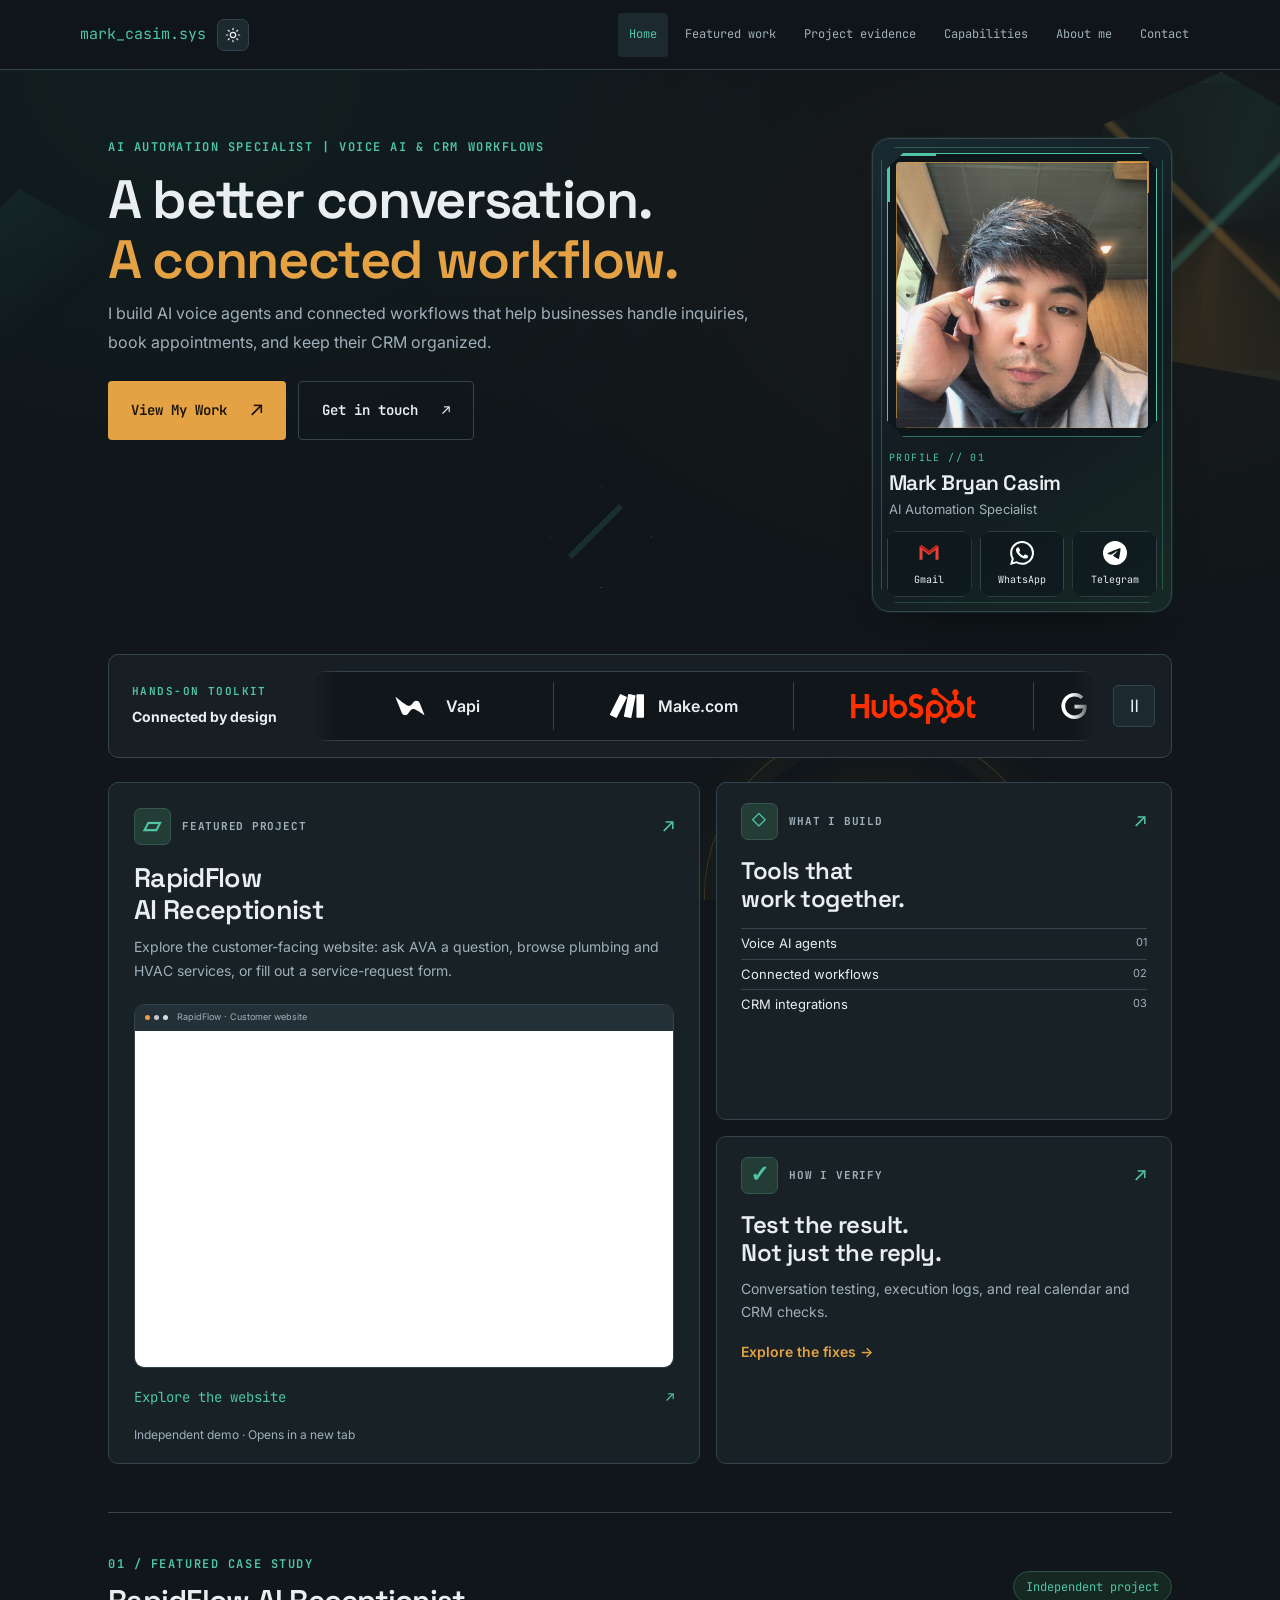
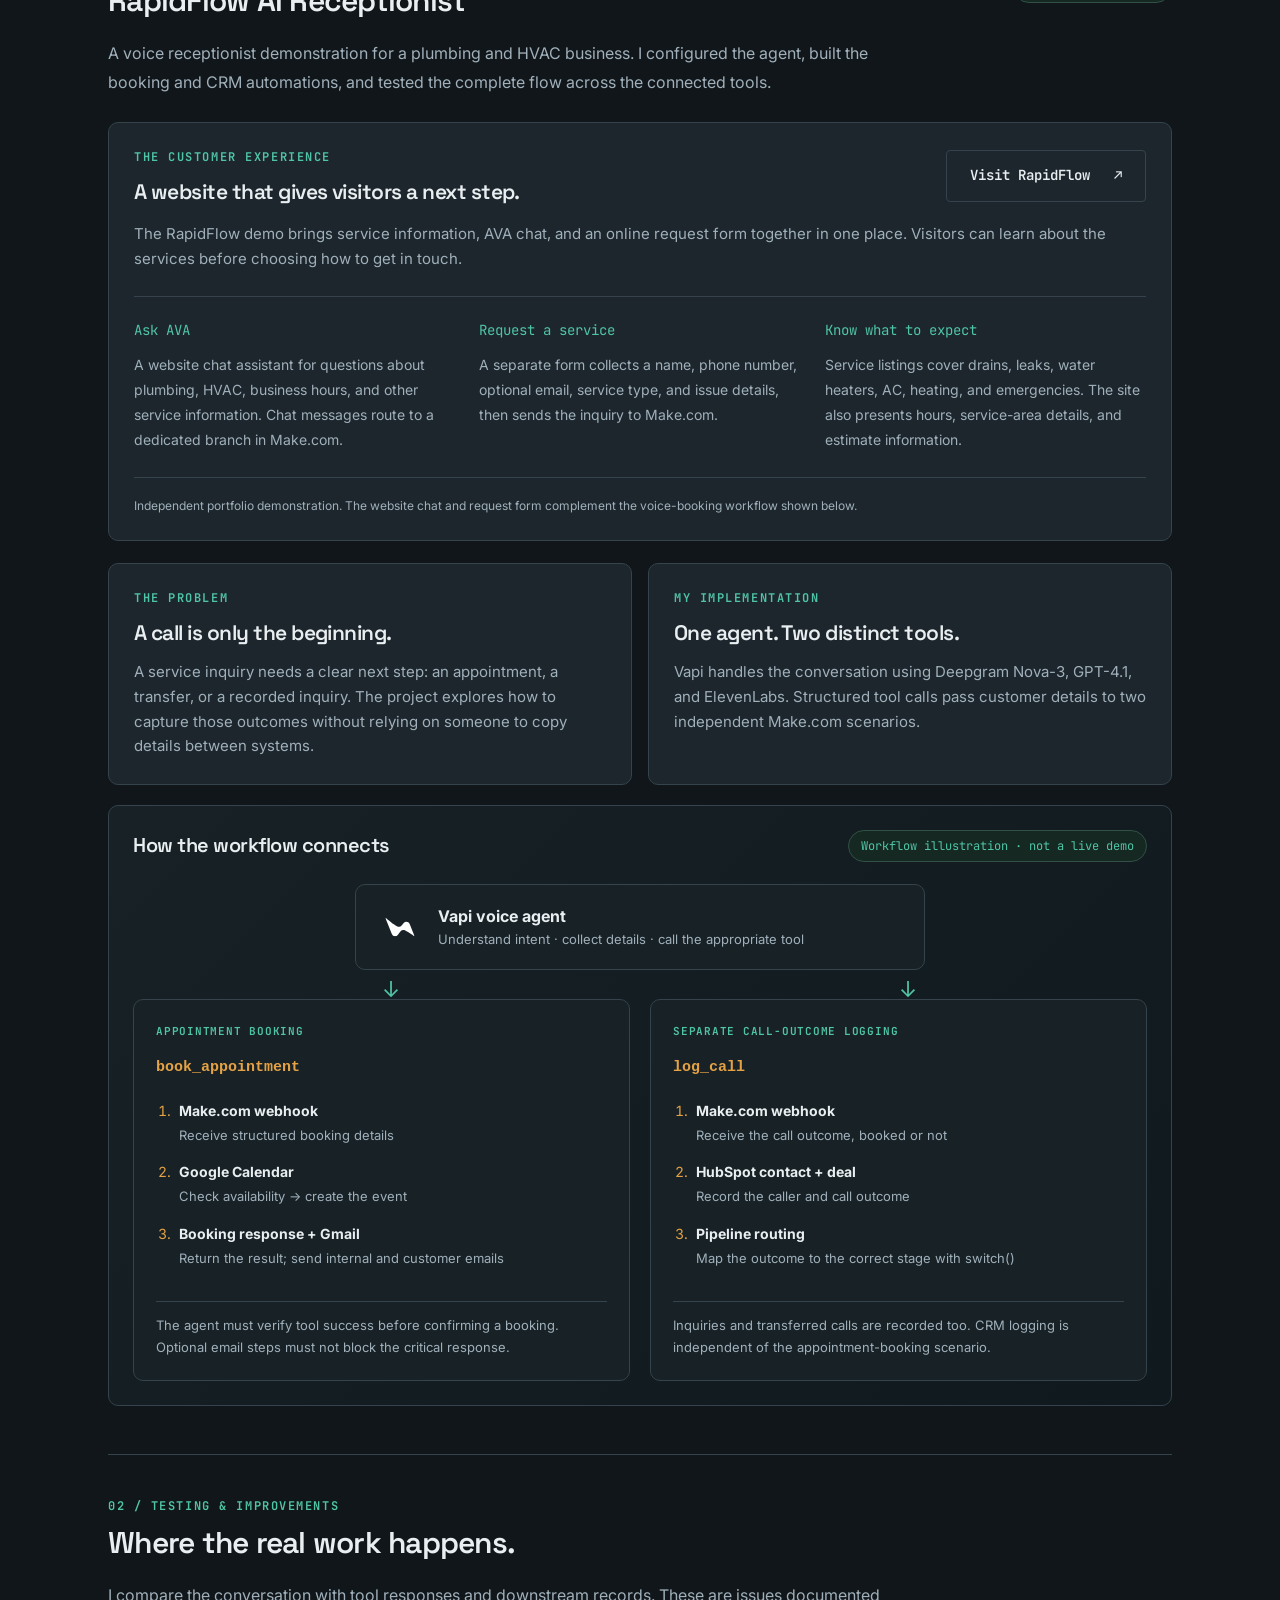
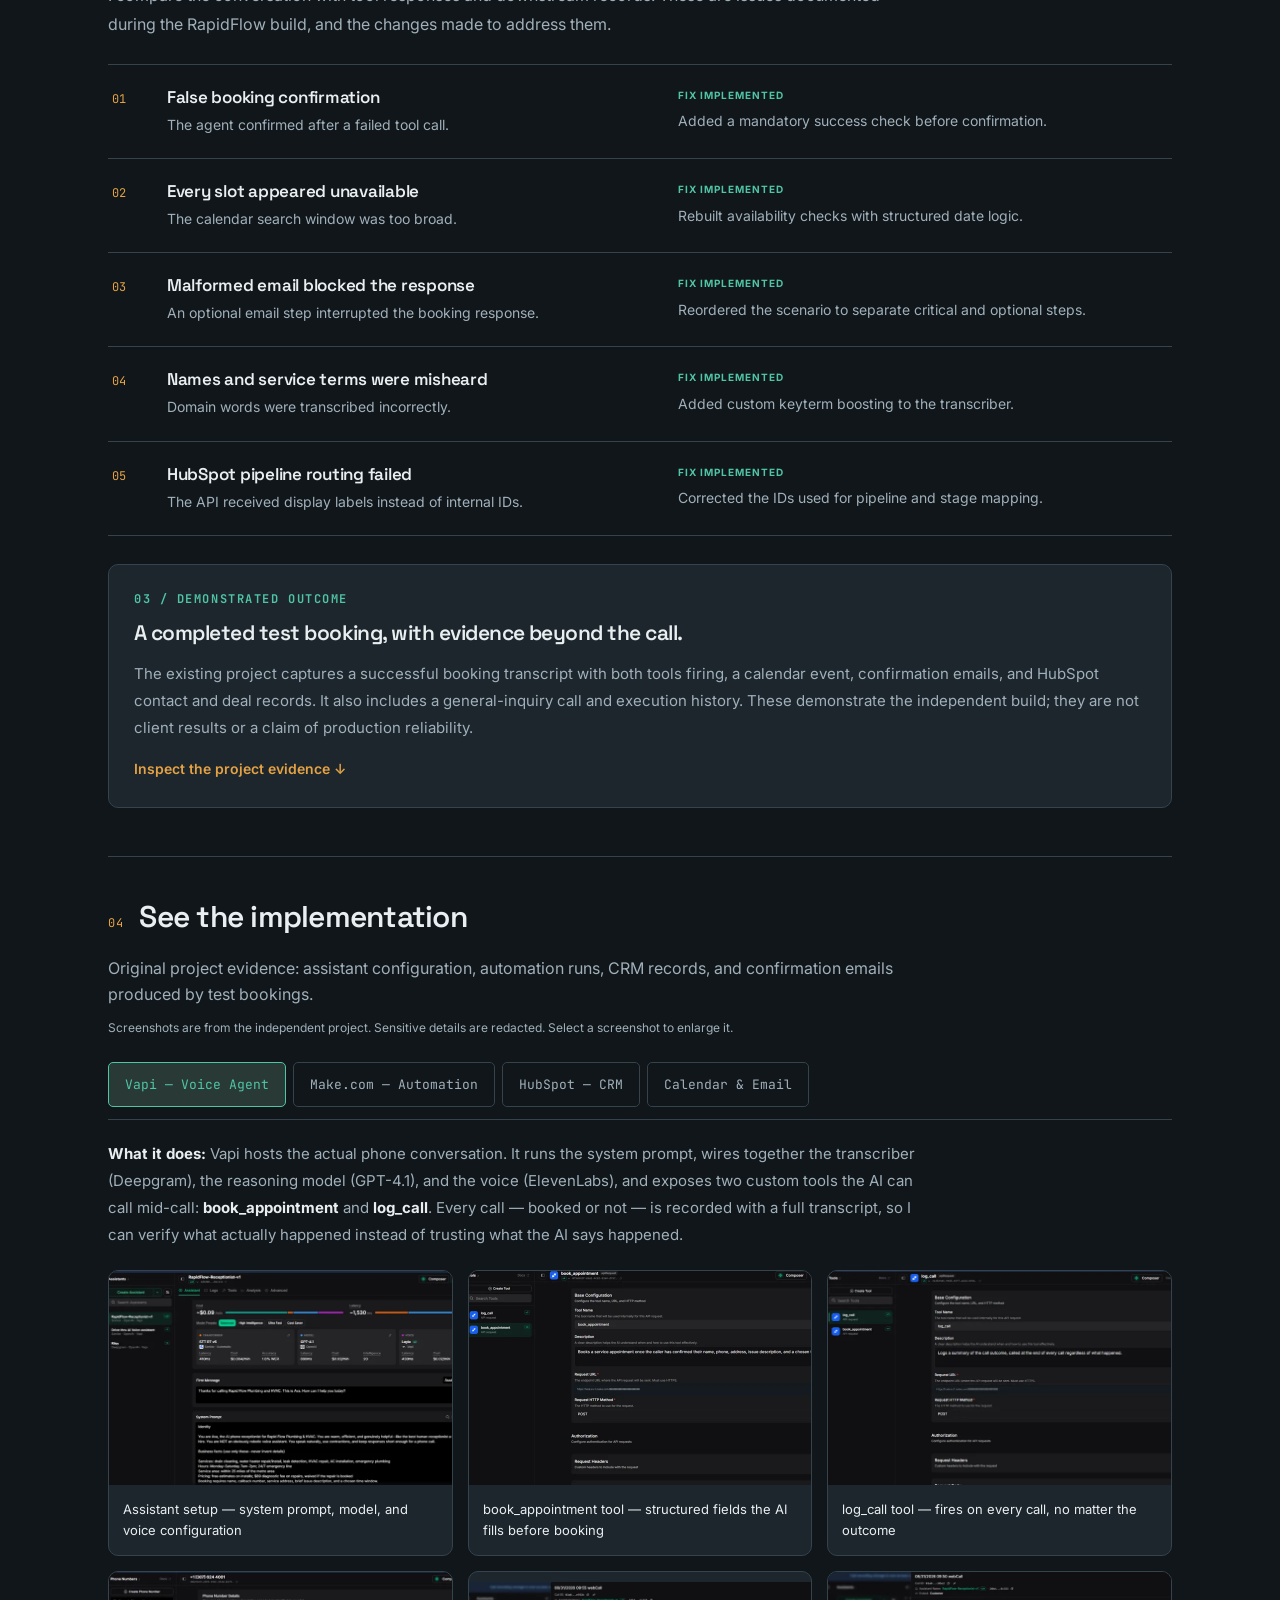
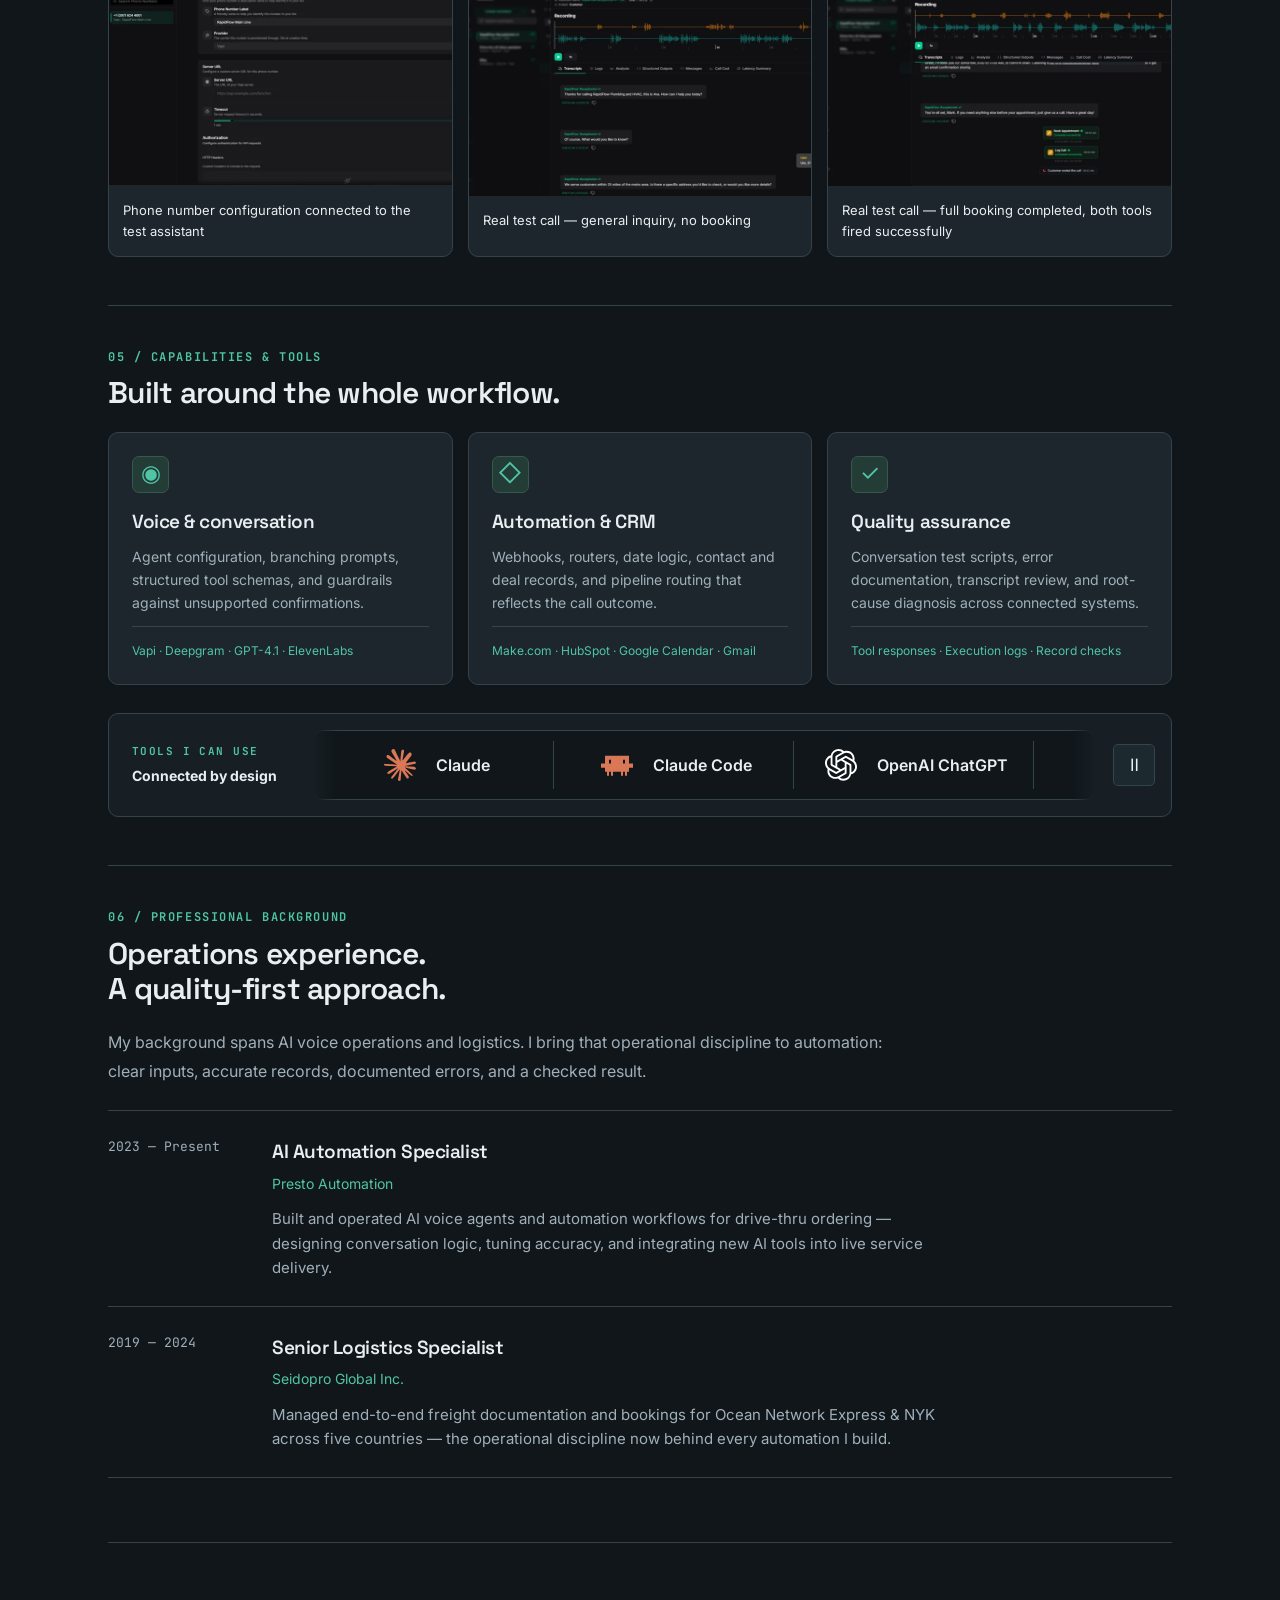
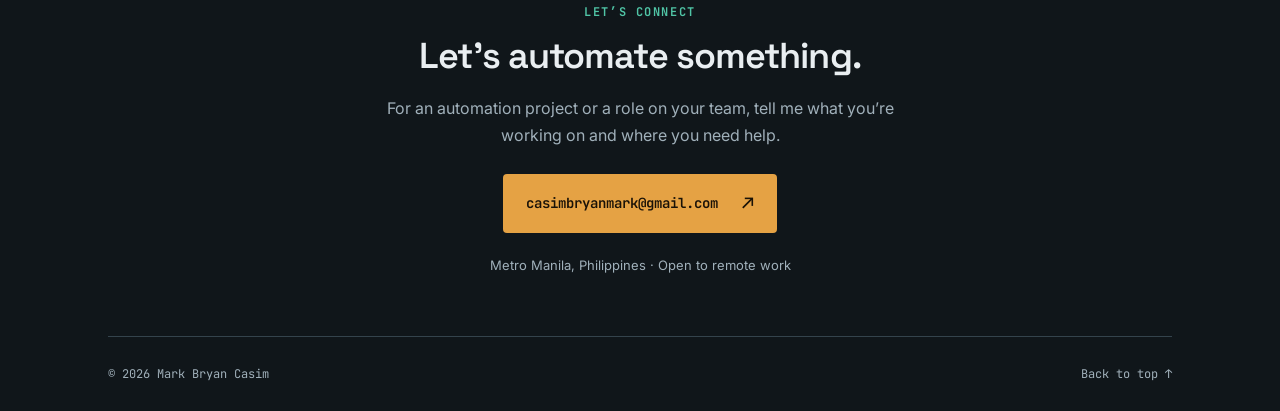
<file: index.html>
<!doctype html>
<html lang="en">
  <head>
    <meta charset="utf-8" />
    <meta name="viewport" content="width=device-width,initial-scale=1" />
    <title>Mark Bryan Casim | AI Automation Specialist · Voice AI & CRM</title>
    <meta
      name="description"
      content="Mark Bryan Casim builds AI voice agents and connected CRM workflows with Vapi, Make.com, and HubSpot. Explore the RapidFlow receptionist case study and testing evidence."
    />
    <meta
      property="og:title"
      content="Mark Bryan Casim — AI Automation Specialist"
    />
    <meta
      property="og:description"
      content="Voice AI & CRM workflows. Explore an independent receptionist project, from appointment booking to call logging and quality assurance."
    />
    <meta property="og:type" content="website" />
    <meta
      property="og:url"
      content="https://markcasim02.github.io/mrk.csm.ai/"
    />
    <meta name="twitter:card" content="summary" />
    <meta name="theme-color" content="#10161a" />
    <link rel="canonical" href="https://markcasim02.github.io/mrk.csm.ai/" />
    <script>
      try {
        const savedTheme = localStorage.getItem("portfolio-theme");
        if (savedTheme === "light" || savedTheme === "dark") {
          document.documentElement.dataset.theme = savedTheme;
        }
      } catch {}
    </script>
    <link rel="preconnect" href="https://fonts.googleapis.com" />
    <link rel="preconnect" href="https://fonts.gstatic.com" crossorigin />
    <link
      href="https://fonts.googleapis.com/css2?family=Space+Grotesk:wght@400;500;600;700&amp;family=Inter:wght@400;500;600&amp;family=JetBrains+Mono:wght@400;500;600&amp;display=swap"
      rel="stylesheet"
    />
    <link rel="stylesheet" href="styles.css" />
    <script src="app.js" defer></script>
  </head>
  <body>
    <a class="skip" href="#main">Skip to content</a>
    <div class="ambient-field" aria-hidden="true">
      <span class="ambient-object ambient-object-one"></span>
      <span class="ambient-object ambient-object-two"></span>
      <span class="ambient-object ambient-object-three"></span>
    </div>
    <aside class="sidebar" aria-label="Profile and navigation">
      <div class="sidebar-brand">
        <a class="identity" href="#home" aria-label="Mark Bryan Casim — home"
          >mark_casim.sys</a
        >
        <button
          class="theme-toggle top-theme-toggle"
          type="button"
          aria-label="Switch to light mode"
          aria-pressed="false"
        >
          <span class="theme-toggle-icon" aria-hidden="true">
            <svg class="theme-icon-sun" viewBox="0 0 24 24" focusable="false">
              <circle cx="12" cy="12" r="4" />
              <path d="M12 2v2M12 20v2M4.93 4.93l1.41 1.41M17.66 17.66l1.41 1.41M2 12h2M20 12h2M4.93 19.07l1.41-1.41M17.66 6.34l1.41-1.41" />
            </svg>
            <svg class="theme-icon-moon" viewBox="0 0 24 24" focusable="false">
              <path d="M20.6 15.2A8.8 8.8 0 0 1 8.8 3.4 9.2 9.2 0 1 0 20.6 15.2Z" />
            </svg>
          </span>
          <span class="theme-toggle-text" aria-hidden="true">Light</span>
        </button>
      </div>
      <p class="location">Metro Manila, PH · Remote</p>
      <a
        class="social"
        href="mailto:casimbryanmark@gmail.com"
        aria-label="Email Mark"
        >✉</a
      >
      <button
        class="menu-toggle"
        aria-controls="navigation"
        aria-expanded="false"
      >
        Menu <span aria-hidden="true">☰</span>
      </button>
      <nav id="navigation" aria-label="Main navigation">
        <a href="#home" class="active"
          ><span aria-hidden="true">⌂</span> Home</a
        >
        <a href="#work"><span aria-hidden="true">▱</span> Featured work</a>
        <a href="#proof"><span aria-hidden="true">▧</span> Project evidence</a>
        <a href="#skills"><span aria-hidden="true">◇</span> Capabilities</a>
        <a href="#experience"><span aria-hidden="true">♙</span> About me</a>
        <a href="#contact"><span aria-hidden="true">✉</span> Contact</a>
      </nav>
      <div class="sidebar-bottom">
        <span class="availability">Available for automation projects</span
        ><small>Thoughtfully built.<br />Thoroughly tested.</small>
      </div>
    </aside>
    <main id="main">
      <header id="home" class="hero">
        <div class="hero-grid">
          <div class="hero-copy">
            <p class="eyebrow">
              AI Automation Specialist | Voice AI & CRM Workflows
            </p>
            <h1>
              A better conversation.<br /><span class="hero-accent"
                >A connected workflow.</span
              >
            </h1>
            <p class="hero-sub">
              I build AI voice agents and connected workflows that help businesses
              handle inquiries, book appointments, and keep their CRM organized.
            </p>
            <div class="hero-cta">
              <a class="btn primary" href="#work"
                >View My Work <span aria-hidden="true">↗</span></a
              ><a class="btn secondary" href="mailto:casimbryanmark@gmail.com"
                >Get in touch <span aria-hidden="true">↗</span></a
              >
            </div>
          </div>
          <aside class="profile-card" aria-label="Mark Bryan Casim profile and contact links">
            <div class="profile-photo-frame">
              <span class="profile-corner profile-corner-top" aria-hidden="true"></span>
              <img
                class="profile-photo"
                src="assets/mark-bryan.jpg"
                width="768"
                height="1024"
                alt="Portrait of Mark Bryan Casim"
                fetchpriority="high"
              />
              <span class="profile-scanline" aria-hidden="true"></span>
            </div>
            <div class="profile-meta">
              <p class="profile-kicker">PROFILE // 01</p>
              <h2>Mark Bryan Casim</h2>
              <p>AI Automation Specialist</p>
            </div>
            <div class="profile-links" aria-label="Contact Mark Bryan Casim">
              <a class="profile-link" href="mailto:casimbryanmark@gmail.com">
                <span class="contact-logo contact-gmail" aria-hidden="true">
                  <svg viewBox="0 0 24 24" role="img">
                    <path d="M2.5 5.2v13.6h3V9l6.5 4.9L18.5 9v9.8h3V5.2l-9.5 7-9.5-7Z" fill="#EA4335" />
                    <path d="M2.5 5.2 12 12.2l9.5-7-2-1.5L12 9.5 4.5 3.7z" fill="#C5221F" />
                  </svg>
                </span>
                <span>Gmail</span>
              </a>
              <a class="profile-link" href="https://wa.me/639651958981" target="_blank" rel="noopener noreferrer">
                <span class="contact-logo"><img src="assets/logos/whatsapp.svg" width="24" height="24" alt="" /></span>
                <span>WhatsApp</span>
              </a>
              <a class="profile-link" href="https://t.me/+639651958981" target="_blank" rel="noopener noreferrer">
                <span class="contact-logo"><img src="assets/logos/telegram.svg" width="24" height="24" alt="" /></span>
                <span>Telegram</span>
              </a>
            </div>
          </aside>
        </div>
      </header>
      <section
        class="tools-strip"
        aria-label="Hands-on Toolkit"
        data-strip-label="Hands-on Toolkit"
      >
        <div class="toolkit-heading">
          <span class="eyebrow">HANDS-ON TOOLKIT</span
          ><strong>Connected by design</strong>
        </div>
        <div class="tools-window">
          <div class="tools-track">
            <ul class="tools-group" aria-label="Vapi, Make.com, HubSpot, Google Workspace, ElevenLabs, WhatsApp, Telegram, Slack">
              <li>
                <img
                  class="brand-vapi"
                  src="assets/logos/vapi.svg"
                  width="44"
                  height="44"
                  alt=""
                /><span>Vapi</span>
              </li>
              <li>
                <img
                  class="brand-make"
                  src="assets/logos/make.svg"
                  width="34"
                  height="34"
                  alt=""
                /><span>Make.com</span>
              </li>
              <li>
                <img
                  class="brand-hubspot"
                  src="assets/logos/hubspot.svg"
                  width="125"
                  height="36"
                  alt="HubSpot"
                />
              </li>
              <li>
                <span class="ai-logo-tile tool-brand-tile"><img src="assets/logos/google.svg" width="32" height="32" alt="" /></span><span>Google Workspace</span>
              </li>
              <li>
                <span class="ai-logo-tile tool-brand-tile"><img src="assets/logos/elevenlabs.svg" width="32" height="32" alt="" /></span><span>ElevenLabs</span>
              </li>
              <li>
                <span class="ai-logo-tile tool-brand-tile"><img src="assets/logos/whatsapp.svg" width="32" height="32" alt="" /></span><span>WhatsApp</span>
              </li>
              <li>
                <span class="ai-logo-tile tool-brand-tile"><img src="assets/logos/telegram.svg" width="32" height="32" alt="" /></span><span>Telegram</span>
              </li>
              <li>
                <span class="ai-logo-tile tool-brand-tile"><img src="assets/logos/slack.ico" width="32" height="32" alt="" /></span><span>Slack</span>
              </li>
            </ul>
            <ul class="tools-group" aria-hidden="true">
              <li>
                <img
                  class="brand-vapi"
                  src="assets/logos/vapi.svg"
                  width="44"
                  height="44"
                  alt=""
                /><span>Vapi</span>
              </li>
              <li>
                <img
                  class="brand-make"
                  src="assets/logos/make.svg"
                  width="34"
                  height="34"
                  alt=""
                /><span>Make.com</span>
              </li>
              <li>
                <img
                  class="brand-hubspot"
                  src="assets/logos/hubspot.svg"
                  width="125"
                  height="36"
                  alt="HubSpot"
                />
              </li>
            </ul>
            <ul class="tools-group" aria-hidden="true">
              <li>
                <img
                  class="brand-vapi"
                  src="assets/logos/vapi.svg"
                  width="44"
                  height="44"
                  alt=""
                /><span>Vapi</span>
              </li>
              <li>
                <img
                  class="brand-make"
                  src="assets/logos/make.svg"
                  width="34"
                  height="34"
                  alt=""
                /><span>Make.com</span>
              </li>
              <li>
                <img
                  class="brand-hubspot"
                  src="assets/logos/hubspot.svg"
                  width="125"
                  height="36"
                  alt="HubSpot"
                />
              </li>
            </ul>
          </div>
        </div>
        <button
          class="tools-pause"
          aria-label="Pause Hands-on Toolkit animation"
          aria-pressed="false"
        >
          <span aria-hidden="true">Ⅱ</span>
        </button>
      </section>
      <div class="overview frame">
        <a
          class="card feature-link"
          href="https://markcasim02.github.io/rapidflow-plumbing-hvac/"
          target="_blank"
          rel="noopener noreferrer"
          ><div class="card-label">
            <span class="icon">▱</span> FEATURED PROJECT
            <span class="corner">↗</span>
          </div>
          <h2>RapidFlow<br />AI Receptionist</h2>
          <p>
            Explore the customer-facing website: ask AVA a question, browse
            plumbing and HVAC services, or fill out a service-request form.
          </p>
          <div class="preview-window website-window">
            <div class="window-bar">
              <i></i><i></i><i></i><span>RapidFlow · Customer website</span>
            </div>
            <div class="site-preview" aria-hidden="true">
              <iframe
                src="https://markcasim02.github.io/rapidflow-plumbing-hvac/"
                title="RapidFlow website preview"
                tabindex="-1"
                loading="lazy"
                sandbox="allow-scripts"
                referrerpolicy="no-referrer"
              ></iframe>
            </div>
          </div>
          <span class="website-cta"
            >Explore the website <span aria-hidden="true">↗</span></span
          >
          <span class="card-foot"
            >Independent demo · Opens in a new tab</span
          ></a
        >
        <a class="card small-card" href="#skills"
          ><div class="card-label">
            <span class="icon">◇</span> WHAT I BUILD
            <span class="corner">↗</span>
          </div>
          <h2>Tools that<br />work together.</h2>
          <ul class="mini-list">
            <li>Voice AI agents <span>01</span></li>
            <li>Connected workflows <span>02</span></li>
            <li>CRM integrations <span>03</span></li>
          </ul></a
        >
        <a class="card small-card quality-card" href="#testing"
          ><div class="card-label">
            <span class="icon">✓</span> HOW I VERIFY
            <span class="corner">↗</span>
          </div>
          <h2>Test the result.<br />Not just the reply.</h2>
          <p>
            Conversation testing, execution logs, and real calendar and CRM
            checks.
          </p>
          <span class="text-link">Explore the fixes →</span></a
        >
      </div>
      <section id="work">
        <div class="section-head">
          <div>
            <p class="eyebrow">01 / FEATURED CASE STUDY</p>
            <h2>RapidFlow AI Receptionist</h2>
          </div>
          <span class="badge">Independent project</span>
        </div>
        <p class="section-intro">
          A voice receptionist demonstration for a plumbing and HVAC business. I
          configured the agent, built the booking and CRM automations, and
          tested the complete flow across the connected tools.
        </p>
        <article class="website-case card">
          <div class="website-case-heading">
            <div>
              <p class="eyebrow">THE CUSTOMER EXPERIENCE</p>
              <h3>A website that gives visitors a next step.</h3>
            </div>
            <a
              class="btn secondary"
              href="https://markcasim02.github.io/rapidflow-plumbing-hvac/"
              target="_blank"
              rel="noopener noreferrer"
              >Visit RapidFlow <span aria-hidden="true">↗</span></a
            >
          </div>
          <p>
            The RapidFlow demo brings service information, AVA chat, and an
            online request form together in one place. Visitors can learn about
            the services before choosing how to get in touch.
          </p>
          <dl class="website-features">
            <div>
              <dt>Ask AVA</dt>
              <dd>
                A website chat assistant for questions about plumbing, HVAC,
                business hours, and other service information. Chat messages
                route to a dedicated branch in Make.com.
              </dd>
            </div>
            <div>
              <dt>Request a service</dt>
              <dd>
                A separate form collects a name, phone number, optional email,
                service type, and issue details, then sends the inquiry to
                Make.com.
              </dd>
            </div>
            <div>
              <dt>Know what to expect</dt>
              <dd>
                Service listings cover drains, leaks, water heaters, AC,
                heating, and emergencies. The site also presents hours,
                service-area details, and estimate information.
              </dd>
            </div>
          </dl>
          <p class="website-note">
            Independent portfolio demonstration. The website chat and request
            form complement the voice-booking workflow shown below.
          </p>
        </article>
        <div class="case-intro">
          <article class="card">
            <p class="eyebrow">THE PROBLEM</p>
            <h3>A call is only the beginning.</h3>
            <p>
              A service inquiry needs a clear next step: an appointment, a
              transfer, or a recorded inquiry. The project explores how to
              capture those outcomes without relying on someone to copy details
              between systems.
            </p>
          </article>
          <article class="card">
            <p class="eyebrow">MY IMPLEMENTATION</p>
            <h3>One agent. Two distinct tools.</h3>
            <p>
              Vapi handles the conversation using Deepgram Nova-3, GPT-4.1, and
              ElevenLabs. Structured tool calls pass customer details to two
              independent Make.com scenarios.
            </p>
          </article>
        </div>
        <div class="workflow frame">
          <div class="workflow-heading">
            <h3>How the workflow connects</h3>
            <span class="badge">Workflow illustration · not a live demo</span>
          </div>
          <div class="agent-node">
            <img
              class="agent-brand"
              src="assets/logos/vapi.svg"
              width="44"
              height="44"
              alt=""
            />
            <div>
              <strong>Vapi voice agent</strong
              ><span
                >Understand intent · collect details · call the appropriate
                tool</span
              >
            </div>
          </div>
          <div class="flow-branches">
            <article class="flow-branch">
              <p class="eyebrow">APPOINTMENT BOOKING</p>
              <code>book_appointment</code>
              <ol>
                <li>
                  <b>Make.com webhook</b
                  ><span>Receive structured booking details</span>
                </li>
                <li>
                  <b>Google Calendar</b
                  ><span>Check availability → create the event</span>
                </li>
                <li>
                  <b>Booking response + Gmail</b
                  ><span
                    >Return the result; send internal and customer emails</span
                  >
                </li>
              </ol>
              <p class="flow-note">
                The agent must verify tool success before confirming a booking.
                Optional email steps must not block the critical response.
              </p>
            </article>
            <article class="flow-branch">
              <p class="eyebrow">SEPARATE CALL-OUTCOME LOGGING</p>
              <code>log_call</code>
              <ol>
                <li>
                  <b>Make.com webhook</b
                  ><span>Receive the call outcome, booked or not</span>
                </li>
                <li>
                  <b>HubSpot contact + deal</b
                  ><span>Record the caller and call outcome</span>
                </li>
                <li>
                  <b>Pipeline routing</b
                  ><span
                    >Map the outcome to the correct stage with switch()</span
                  >
                </li>
              </ol>
              <p class="flow-note">
                Inquiries and transferred calls are recorded too. CRM logging is
                independent of the appointment-booking scenario.
              </p>
            </article>
          </div>
        </div>
      </section>
      <section id="testing">
        <div class="section-head">
          <div>
            <p class="eyebrow">02 / TESTING & IMPROVEMENTS</p>
            <h2>Where the real work happens.</h2>
          </div>
        </div>
        <p class="section-intro">
          I compare the conversation with tool responses and downstream records.
          These are issues documented during the RapidFlow build, and the
          changes made to address them.
        </p>
        <div class="testing-list">
          <article class="test-row">
            <span class="test-number">01</span>
            <div>
              <h3>False booking confirmation</h3>
              <p>The agent confirmed after a failed tool call.</p>
            </div>
            <p class="fix">
              <span>FIX IMPLEMENTED</span>Added a mandatory success check before
              confirmation.
            </p>
          </article>
          <article class="test-row">
            <span class="test-number">02</span>
            <div>
              <h3>Every slot appeared unavailable</h3>
              <p>The calendar search window was too broad.</p>
            </div>
            <p class="fix">
              <span>FIX IMPLEMENTED</span>Rebuilt availability checks with
              structured date logic.
            </p>
          </article>
          <article class="test-row">
            <span class="test-number">03</span>
            <div>
              <h3>Malformed email blocked the response</h3>
              <p>An optional email step interrupted the booking response.</p>
            </div>
            <p class="fix">
              <span>FIX IMPLEMENTED</span>Reordered the scenario to separate
              critical and optional steps.
            </p>
          </article>
          <article class="test-row">
            <span class="test-number">04</span>
            <div>
              <h3>Names and service terms were misheard</h3>
              <p>Domain words were transcribed incorrectly.</p>
            </div>
            <p class="fix">
              <span>FIX IMPLEMENTED</span>Added custom keyterm boosting to the
              transcriber.
            </p>
          </article>
          <article class="test-row">
            <span class="test-number">05</span>
            <div>
              <h3>HubSpot pipeline routing failed</h3>
              <p>The API received display labels instead of internal IDs.</p>
            </div>
            <p class="fix">
              <span>FIX IMPLEMENTED</span>Corrected the IDs used for pipeline
              and stage mapping.
            </p>
          </article>
        </div>
        <article class="outcome card">
          <p class="eyebrow">03 / DEMONSTRATED OUTCOME</p>
          <h3>A completed test booking, with evidence beyond the call.</h3>
          <p>
            The existing project captures a successful booking transcript with
            both tools firing, a calendar event, confirmation emails, and
            HubSpot contact and deal records. It also includes a general-inquiry
            call and execution history. These demonstrate the independent build;
            they are not client results or a claim of production reliability.
          </p>
          <a href="#proof" class="text-link">Inspect the project evidence ↓</a>
        </article>
      </section>
      <section id="proof">
        <div class="wrap">
          <div class="section-head">
            <span class="section-num">04</span>
            <h2>See the implementation</h2>
          </div>
          <p class="proof-intro">
            Original project evidence: assistant configuration, automation runs,
            CRM records, and confirmation emails produced by test bookings.<span
              class="note"
              >Screenshots are from the independent project. Sensitive details
              are redacted. Select a screenshot to enlarge it.</span
            >
          </p>

          <div class="tool-tabs" role="tablist" aria-label="Project tools">
            <button
              class="tool-tab active"
              data-tab="vapi"
              role="tab"
              id="tab-vapi"
              aria-controls="panel-vapi"
              aria-selected="true"
              tabindex="0"
            >
              Vapi — Voice Agent
            </button>
            <button
              class="tool-tab"
              data-tab="make"
              role="tab"
              id="tab-make"
              aria-controls="panel-make"
              aria-selected="false"
              tabindex="-1"
            >
              Make.com — Automation
            </button>
            <button
              class="tool-tab"
              data-tab="hubspot"
              role="tab"
              id="tab-hubspot"
              aria-controls="panel-hubspot"
              aria-selected="false"
              tabindex="-1"
            >
              HubSpot — CRM
            </button>
            <button
              class="tool-tab"
              data-tab="calendar"
              role="tab"
              id="tab-calendar"
              aria-controls="panel-calendar"
              aria-selected="false"
              tabindex="-1"
            >
              Calendar &amp; Email
            </button>
          </div>

          <div
            class="tool-panel active"
            data-panel="vapi"
            id="panel-vapi"
            role="tabpanel"
            aria-labelledby="tab-vapi"
            tabindex="0"
          >
            <p class="tool-desc">
              <strong>What it does:</strong> Vapi hosts the actual phone
              conversation. It runs the system prompt, wires together the
              transcriber (Deepgram), the reasoning model (GPT-4.1), and the
              voice (ElevenLabs), and exposes two custom tools the AI can call
              mid-call: <strong>book_appointment</strong> and
              <strong>log_call</strong>. Every call — booked or not — is
              recorded with a full transcript, so I can verify what actually
              happened instead of trusting what the AI says happened.
            </p>
            <div class="shot-grid">
              <button class="shot" data-group="vapi" data-index="0">
                <img
                  loading="lazy"
                  decoding="async"
                  width="960"
                  height="600"
                  src="assets/thumbs/vapi-assistant-config.webp"
                  data-full="assets/vapi-assistant-config.png"
                  alt="Vapi assistant configuration"
                /><span class="shot-cap"
                  >Assistant setup — system prompt, model, and voice
                  configuration</span
                >
              </button>
              <button class="shot" data-group="vapi" data-index="1">
                <img
                  loading="lazy"
                  decoding="async"
                  width="960"
                  height="600"
                  src="assets/thumbs/vapi-tool-book-appointment.webp"
                  data-full="assets/vapi-tool-book-appointment.png"
                  alt="book_appointment tool config"
                /><span class="shot-cap"
                  >book_appointment tool — structured fields the AI fills before
                  booking</span
                >
              </button>
              <button class="shot" data-group="vapi" data-index="2">
                <img
                  loading="lazy"
                  decoding="async"
                  width="960"
                  height="600"
                  src="assets/thumbs/vapi-tool-log-call.webp"
                  data-full="assets/vapi-tool-log-call.png"
                  alt="log_call tool config"
                /><span class="shot-cap"
                  >log_call tool — fires on every call, no matter the
                  outcome</span
                >
              </button>
              <button class="shot" data-group="vapi" data-index="3">
                <img
                  loading="lazy"
                  decoding="async"
                  width="960"
                  height="600"
                  src="assets/thumbs/vapi-phone-number.webp"
                  data-full="assets/vapi-phone-number.png"
                  alt="Vapi phone number"
                /><span class="shot-cap"
                  >Phone number configuration connected to the test
                  assistant</span
                >
              </button>
              <button class="shot" data-group="vapi" data-index="4">
                <img
                  loading="lazy"
                  decoding="async"
                  width="960"
                  height="600"
                  src="assets/thumbs/vapi-call-inquiry.webp"
                  data-full="assets/vapi-call-inquiry.png"
                  alt="Test call transcript, inquiry"
                /><span class="shot-cap"
                  >Real test call — general inquiry, no booking</span
                >
              </button>
              <button class="shot" data-group="vapi" data-index="5">
                <img
                  loading="lazy"
                  decoding="async"
                  width="960"
                  height="600"
                  src="assets/thumbs/vapi-call-booking-success.webp"
                  data-full="assets/vapi-call-booking-success.png"
                  alt="Test call transcript, successful booking"
                /><span class="shot-cap"
                  >Real test call — full booking completed, both tools fired
                  successfully</span
                >
              </button>
            </div>
          </div>

          <div
            class="tool-panel"
            data-panel="make"
            id="panel-make"
            role="tabpanel"
            aria-labelledby="tab-make"
            tabindex="0"
            hidden
          >
            <p class="tool-desc">
              <strong>What it does:</strong> Make.com is the glue between the
              voice agent and the business's real systems. When the AI calls
              <strong>book_appointment</strong>, a webhook lands in Make, which
              checks Google Calendar for a genuinely open slot, creates the
              event, and sends two confirmation emails — one internal, one to
              the customer. A second, independent scenario logs every call
              outcome to HubSpot, whether or not it ended in a booking.
            </p>
            <div class="shot-grid">
              <button class="shot" data-group="make" data-index="0">
                <img
                  loading="lazy"
                  decoding="async"
                  width="960"
                  height="600"
                  src="assets/thumbs/make-booking-scenario.webp"
                  data-full="assets/make-booking-scenario.png"
                  alt="Make.com booking automation diagram"
                /><span class="shot-cap"
                  >Booking automation — checks the calendar, creates the event,
                  sends both confirmation emails</span
                >
              </button>
              <button class="shot" data-group="make" data-index="1">
                <img
                  loading="lazy"
                  decoding="async"
                  width="960"
                  height="600"
                  src="assets/thumbs/make-crm-scenario.webp"
                  data-full="assets/make-crm-scenario.png"
                  alt="Make.com CRM automation diagram"
                /><span class="shot-cap"
                  >CRM automation — logs every call outcome to HubSpot</span
                >
              </button>
              <button class="shot" data-group="make" data-index="2">
                <img
                  loading="lazy"
                  decoding="async"
                  width="960"
                  height="600"
                  src="assets/thumbs/make-history-log.webp"
                  data-full="assets/make-history-log.png"
                  alt="Make.com execution history"
                /><span class="shot-cap"
                  >Real execution history — successes, and the errors caught
                  along the way</span
                >
              </button>
            </div>
          </div>

          <div
            class="tool-panel"
            data-panel="hubspot"
            id="panel-hubspot"
            role="tabpanel"
            aria-labelledby="tab-hubspot"
            tabindex="0"
            hidden
          >
            <p class="tool-desc">
              <strong>What it does:</strong> Every call — booked, transferred,
              or just an inquiry — lands in HubSpot as a contact and a deal,
              moved into the right pipeline stage automatically by a
              switch()-based routing formula. This gives the business full
              visibility into call outcomes, not just the successful bookings.
            </p>
            <div class="shot-grid">
              <button class="shot" data-group="hubspot" data-index="0">
                <img
                  loading="lazy"
                  decoding="async"
                  width="960"
                  height="600"
                  src="assets/thumbs/hubspot-contacts.webp"
                  data-full="assets/hubspot-contacts.png"
                  alt="HubSpot contacts list"
                /><span class="shot-cap"
                  >Contact records created automatically from calls (details
                  redacted)</span
                >
              </button>
              <button class="shot" data-group="hubspot" data-index="1">
                <img
                  loading="lazy"
                  decoding="async"
                  width="960"
                  height="600"
                  src="assets/thumbs/hubspot-deals.webp"
                  data-full="assets/hubspot-deals.png"
                  alt="HubSpot deals pipeline"
                /><span class="shot-cap"
                  >Deal pipeline — every call outcome tracked by stage</span
                >
              </button>
            </div>
          </div>

          <div
            class="tool-panel"
            data-panel="calendar"
            id="panel-calendar"
            role="tabpanel"
            aria-labelledby="tab-calendar"
            tabindex="0"
            hidden
          >
            <p class="tool-desc">
              <strong>What it does:</strong> Once Make confirms a slot is free,
              Google Calendar gets the real event, and two emails go out
              automatically — an internal alert to the business owner and a
              confirmation to the customer — closing the loop without a human
              touching any of it.
            </p>
            <div class="shot-grid">
              <button class="shot" data-group="calendar" data-index="0">
                <img
                  loading="lazy"
                  decoding="async"
                  width="960"
                  height="600"
                  src="assets/thumbs/calendar-event.webp"
                  data-full="assets/calendar-event.png"
                  alt="Google Calendar booked event"
                /><span class="shot-cap"
                  >Real appointment booked directly onto the calendar (address
                  redacted)</span
                >
              </button>
              <button class="shot" data-group="calendar" data-index="1">
                <img
                  loading="lazy"
                  decoding="async"
                  width="960"
                  height="600"
                  src="assets/thumbs/gmail-internal-notification.webp"
                  data-full="assets/gmail-internal-notification.png"
                  alt="Internal notification email"
                /><span class="shot-cap"
                  >Internal alert sent to the business the moment a call
                  books</span
                >
              </button>
              <button class="shot" data-group="calendar" data-index="2">
                <img
                  loading="lazy"
                  decoding="async"
                  width="960"
                  height="600"
                  src="assets/thumbs/gmail-customer-confirmation.webp"
                  data-full="assets/gmail-customer-confirmation.png"
                  alt="Customer confirmation email"
                /><span class="shot-cap"
                  >Customer-facing confirmation email, sent automatically</span
                >
              </button>
            </div>
          </div>
        </div>
      </section>
      <section id="skills">
        <div class="section-head">
          <div>
            <p class="eyebrow">05 / CAPABILITIES & TOOLS</p>
            <h2>Built around the whole workflow.</h2>
          </div>
        </div>
        <div class="skills-grid">
          <article class="card">
            <span class="icon">◉</span>
            <h3>Voice & conversation</h3>
            <p>
              Agent configuration, branching prompts, structured tool schemas,
              and guardrails against unsupported confirmations.
            </p>
            <p class="tool-note">Vapi · Deepgram · GPT-4.1 · ElevenLabs</p>
          </article>
          <article class="card">
            <span class="icon">◇</span>
            <h3>Automation & CRM</h3>
            <p>
              Webhooks, routers, date logic, contact and deal records, and
              pipeline routing that reflects the call outcome.
            </p>
            <p class="tool-note">
              Make.com · HubSpot · Google Calendar · Gmail
            </p>
          </article>
          <article class="card">
            <span class="icon">✓</span>
            <h3>Quality assurance</h3>
            <p>
              Conversation test scripts, error documentation, transcript review,
              and root-cause diagnosis across connected systems.
            </p>
            <p class="tool-note">
              Tool responses · Execution logs · Record checks
            </p>
          </article>
        </div>
        <div
          id="stack"
          class="tools-strip ai-toolkit"
          role="region"
          aria-label="AI and automation toolkit"
          data-strip-label="AI toolkit"
        >
          <div class="toolkit-heading">
            <span class="eyebrow">TOOLS I CAN USE</span
            ><strong>Connected by design</strong>
          </div>
          <div class="tools-window">
            <div class="tools-track">
              <ul class="tools-group" aria-label="Tools I can use">
                <li>
                  <span class="ai-logo-tile"
                    ><img
                      src="assets/logos/claude-color.svg"
                      width="32"
                      height="32"
                      alt=""
                      loading="eager" /></span
                  ><span>Claude</span>
                </li>
                <li>
                  <span class="ai-logo-tile"
                    ><img
                      src="assets/logos/claudecode-color.svg"
                      width="32"
                      height="32"
                      alt=""
                      loading="eager" /></span
                  ><span>Claude Code</span>
                </li>
                <li>
                  <span class="ai-logo-tile"
                    ><img
                      src="assets/logos/openai.svg"
                      width="32"
                      height="32"
                      alt=""
                      loading="eager" /></span
                  ><span>OpenAI ChatGPT</span>
                </li>
                <li>
                  <span class="ai-logo-tile"
                    ><img
                      src="assets/logos/codex-color.svg"
                      width="32"
                      height="32"
                      alt=""
                      loading="eager" /></span
                  ><span>Codex</span>
                </li>
                <li>
                  <span class="ai-logo-tile"
                    ><img
                      src="assets/logos/gemini-color.svg"
                      width="32"
                      height="32"
                      alt=""
                      loading="eager" /></span
                  ><span>Gemini</span>
                </li>
                <li>
                  <span class="ai-logo-tile"
                    ><img
                      src="assets/logos/highlevel.png"
                      width="32"
                      height="32"
                      alt=""
                      loading="eager" /></span
                  ><span>GoHighLevel</span>
                </li>
                <li>
                  <span class="ai-logo-tile"
                    ><img
                      src="assets/logos/n8n-color.svg"
                      width="32"
                      height="32"
                      alt=""
                      loading="eager" /></span
                  ><span>n8n</span>
                </li>
                <li>
                  <span class="ai-logo-tile"
                    ><img
                      src="assets/logos/zapier-color.svg"
                      width="32"
                      height="32"
                      alt=""
                      loading="eager" /></span
                  ><span>Zapier</span>
                </li>
                <li>
                  <span class="ai-logo-tile"
                    ><img
                      src="assets/logos/retell.png"
                      width="32"
                      height="32"
                      alt=""
                      loading="eager" /></span
                  ><span>Retell AI</span>
                </li>
                <li>
                  <span class="ai-logo-tile"
                    ><img
                      src="assets/logos/bland.png"
                      width="32"
                      height="32"
                      alt=""
                      loading="eager" /></span
                  ><span>Bland AI</span>
                </li>
                <li>
                  <span class="ai-logo-tile"
                    ><img
                      src="assets/logos/twilio.png"
                      width="32"
                      height="32"
                      alt=""
                      loading="eager" /></span
                  ><span>Twilio</span>
                </li>
              </ul>
              <ul class="tools-group" aria-hidden="true">
                <li>
                  <span class="ai-logo-tile"
                    ><img
                      src="assets/logos/claude-color.svg"
                      width="32"
                      height="32"
                      alt=""
                      loading="eager" /></span
                  ><span>Claude</span>
                </li>
                <li>
                  <span class="ai-logo-tile"
                    ><img
                      src="assets/logos/claudecode-color.svg"
                      width="32"
                      height="32"
                      alt=""
                      loading="eager" /></span
                  ><span>Claude Code</span>
                </li>
                <li>
                  <span class="ai-logo-tile"
                    ><img
                      src="assets/logos/openai.svg"
                      width="32"
                      height="32"
                      alt=""
                      loading="eager" /></span
                  ><span>OpenAI ChatGPT</span>
                </li>
                <li>
                  <span class="ai-logo-tile"
                    ><img
                      src="assets/logos/codex-color.svg"
                      width="32"
                      height="32"
                      alt=""
                      loading="eager" /></span
                  ><span>Codex</span>
                </li>
                <li>
                  <span class="ai-logo-tile"
                    ><img
                      src="assets/logos/gemini-color.svg"
                      width="32"
                      height="32"
                      alt=""
                      loading="eager" /></span
                  ><span>Gemini</span>
                </li>
                <li>
                  <span class="ai-logo-tile"
                    ><img
                      src="assets/logos/highlevel.png"
                      width="32"
                      height="32"
                      alt=""
                      loading="eager" /></span
                  ><span>GoHighLevel</span>
                </li>
                <li>
                  <span class="ai-logo-tile"
                    ><img
                      src="assets/logos/n8n-color.svg"
                      width="32"
                      height="32"
                      alt=""
                      loading="eager" /></span
                  ><span>n8n</span>
                </li>
                <li>
                  <span class="ai-logo-tile"
                    ><img
                      src="assets/logos/zapier-color.svg"
                      width="32"
                      height="32"
                      alt=""
                      loading="eager" /></span
                  ><span>Zapier</span>
                </li>
                <li>
                  <span class="ai-logo-tile"
                    ><img
                      src="assets/logos/retell.png"
                      width="32"
                      height="32"
                      alt=""
                      loading="eager" /></span
                  ><span>Retell AI</span>
                </li>
                <li>
                  <span class="ai-logo-tile"
                    ><img
                      src="assets/logos/bland.png"
                      width="32"
                      height="32"
                      alt=""
                      loading="eager" /></span
                  ><span>Bland AI</span>
                </li>
                <li>
                  <span class="ai-logo-tile"
                    ><img
                      src="assets/logos/twilio.png"
                      width="32"
                      height="32"
                      alt=""
                      loading="eager" /></span
                  ><span>Twilio</span>
                </li>
              </ul>
            </div>
          </div>
          <button
            class="tools-pause"
            aria-label="Pause AI toolkit animation"
            aria-pressed="false"
          >
            <span aria-hidden="true">Ⅱ</span>
          </button>
        </div>
      </section>
      <section id="experience">
        <div class="section-head">
          <div>
            <p class="eyebrow">06 / PROFESSIONAL BACKGROUND</p>
            <h2>Operations experience.<br />A quality-first approach.</h2>
          </div>
        </div>
        <p class="section-intro">
          My background spans AI voice operations and logistics. I bring that
          operational discipline to automation: clear inputs, accurate records,
          documented errors, and a checked result.
        </p>
        <div class="timeline">
          <div class="tl-item">
            <div class="tl-dates">2023 — Present</div>
            <div>
              <div class="tl-role">AI Automation Specialist</div>
              <div class="tl-co">Presto Automation</div>
              <p class="tl-desc">
                Built and operated AI voice agents and automation workflows for
                drive-thru ordering — designing conversation logic, tuning
                accuracy, and integrating new AI tools into live service
                delivery.
              </p>
            </div>
          </div>
          <div class="tl-item">
            <div class="tl-dates">2019 — 2024</div>
            <div>
              <div class="tl-role">Senior Logistics Specialist</div>
              <div class="tl-co">Seidopro Global Inc.</div>
              <p class="tl-desc">
                Managed end-to-end freight documentation and bookings for Ocean
                Network Express &amp; NYK across five countries — the
                operational discipline now behind every automation I build.
              </p>
            </div>
          </div>
        </div>
      </section>
      <section id="contact" class="contact frame">
        <p class="eyebrow">LET’S CONNECT</p>
        <h2>Let’s automate something.</h2>
        <p>
          For an automation project or a role on your team, tell me what you’re
          working on and where you need help.
        </p>
        <a class="btn primary" href="mailto:casimbryanmark@gmail.com"
          >casimbryanmark@gmail.com <span aria-hidden="true">↗</span></a
        ><span class="location"
          >Metro Manila, Philippines · Open to remote work</span
        >
      </section>
      <footer>
        <span>© 2026 Mark Bryan Casim</span><a href="#home">Back to top ↑</a>
      </footer>
    </main>
    <dialog id="lightbox" aria-labelledby="lightboxCap">
      <div class="viewer-toolbar">
        <span id="imageCount" aria-live="polite"></span
        ><button id="lightboxClose" aria-label="Close image viewer">
          Close ×
        </button>
      </div>
      <div class="image-stage"><img id="lightboxImg" alt="" /></div>
      <div class="viewer-bottom">
        <button id="lightboxPrev" aria-label="Previous screenshot">←</button>
        <p id="lightboxCap" aria-live="polite"></p>
        <button id="lightboxNext" aria-label="Next screenshot">→</button>
      </div>
      <a id="fullImage" target="_blank" rel="noopener"
        >Open original image in a new tab ↗</a
      >
    </dialog>
  </body>
</html>
</file>
<file: styles.css>
@font-face {
  font-family: Portfolio;
  font-style: normal;
  font-weight: 400;
  font-display: swap;
  src: url(assets/fonts/poppins-400.ttf) format("truetype");
}
@font-face {
  font-family: Portfolio;
  font-style: normal;
  font-weight: 500;
  font-display: swap;
  src: url(assets/fonts/poppins-500.ttf) format("truetype");
}
@font-face {
  font-family: Portfolio;
  font-style: normal;
  font-weight: 600;
  font-display: swap;
  src: url(assets/fonts/poppins-600.ttf) format("truetype");
}
@font-face {
  font-family: Portfolio;
  font-style: normal;
  font-weight: 700;
  font-display: swap;
  src: url(assets/fonts/poppins-700.ttf) format("truetype");
}
@font-face {
  font-family: Portfolio;
  font-style: normal;
  font-weight: 800;
  font-display: swap;
  src: url(assets/fonts/poppins-800.ttf) format("truetype");
}
:root {
  --bg: #f5f4ec;
  --surface: #fcfcf9;
  --navy: #102342;
  --muted: #606673;
  --line: #cdd0d2;
  --orange: #fc801c;
  --orange-text: #a74708;
  --blue: #dce6ff;
  --radius: 24px;
  --shadow: 0 12px 24px -20px #25324d66;
  --font: Portfolio, "Segoe UI", sans-serif;
}
* {
  box-sizing: border-box;
}
html {
  scroll-behavior: smooth;
  scroll-padding-top: 30px;
}
body {
  margin: 0;
  background: var(--bg);
  color: var(--navy);
  font-family: var(--font);
  font-size: 16px;
  line-height: 1.65;
  -webkit-font-smoothing: antialiased;
}
body::before {
  content: "";
  position: fixed;
  inset: 0;
  z-index: -1;
  pointer-events: none;
  background: radial-gradient(ellipse at 95% 4%, #dce6ff55, transparent 35%);
}
a {
  color: inherit;
}
button,
a {
  -webkit-tap-highlight-color: transparent;
}
button {
  font: inherit;
  cursor: pointer;
}
a {
  text-decoration: none;
}
p,
h1,
h2,
h3 {
  margin: 0;
}
p {
  color: var(--muted);
}
h1,
h2,
h3 {
  line-height: 1.18;
  letter-spacing: -0.035em;
}
h1 {
  font-size: clamp(38px, 4.2vw, 62px);
  font-weight: 750;
}
h2 {
  font-size: 34px;
  font-weight: 700;
}
h3 {
  font-size: 21px;
  font-weight: 650;
}
button,
a {
  touch-action: manipulation;
}
a:focus-visible,
button:focus-visible,
[tabindex]:focus-visible {
  outline: 3px solid var(--orange-text);
  outline-offset: 5px;
}
button {
  color: var(--navy);
}
[hidden] {
  display: none !important;
}
.skip {
  position: fixed;
  top: -80px;
  left: 16px;
  background: white;
  padding: 12px;
  z-index: 100;
}
.skip:focus {
  top: 16px;
}
.sidebar {
  position: fixed;
  inset: 0 auto 0 0;
  width: 282px;
  padding: 42px 28px 24px;
  display: flex;
  flex-direction: column;
  overflow-y: auto;
}
.identity {
  display: flex;
  flex-direction: column;
  align-items: center;
  text-align: center;
}
.monogram {
  width: 112px;
  height: 112px;
  border: 1px solid var(--line);
  border-radius: 32px;
  background: linear-gradient(140deg, #fff, #e1e8f8);
  box-shadow: var(--shadow);
  font-weight: 750;
  font-size: 48px;
  letter-spacing: -5px;
  display: grid;
  align-content: center;
  position: relative;
}
.monogram > span {
  position: absolute;
  color: var(--orange);
  right: 24px;
  bottom: 12px;
}
.identity-text {
  display: flex;
  flex-direction: column;
  margin-top: 22px;
}
.identity strong {
  font-size: 21px;
  letter-spacing: -0.6px;
}
.identity-text > span {
  font-size: 14px;
  color: var(--muted);
  margin-top: 3px;
}
.location {
  font-size: 13px;
  color: var(--muted);
}
.sidebar > .location {
  text-align: center;
  margin: 8px 0 16px;
}
.social {
  border: 1px solid var(--line);
  border-radius: 50%;
  background: #fff;
  width: 44px;
  height: 44px;
  display: grid;
  place-content: center;
  align-self: center;
  font-size: 23px;
  box-shadow: var(--shadow);
}
nav {
  border-top: 1px solid var(--line);
  margin-top: 26px;
  padding-top: 18px;
  display: grid;
  gap: 5px;
}
nav a {
  display: flex;
  align-items: center;
  gap: 16px;
  padding: 10px 14px;
  border: 1px solid transparent;
  border-radius: 15px;
  color: var(--muted);
  font-size: 15px;
  min-height: 46px;
}
nav a > span {
  font-size: 24px;
  line-height: 1;
  width: 24px;
  text-align: center;
}
nav a.active,
nav a:hover {
  background: #fff;
  border-color: #dddfe2;
  color: var(--navy);
}
nav a.active > span {
  color: var(--orange-text);
}
.sidebar-bottom {
  margin-top: auto;
  padding-top: 26px;
}
.availability {
  font-size: 12px;
  display: block;
  border-top: 1px solid var(--line);
  padding-top: 18px;
  color: var(--orange-text);
  font-weight: 600;
}
.sidebar-bottom small {
  color: var(--muted);
  font-size: 12px;
  display: block;
  margin-top: 10px;
}
.menu-toggle {
  display: none;
}
main {
  margin-left: 282px;
  padding: 52px 46px 0;
  max-width: 1450px;
}
.hero {
  padding-bottom: 30px;
}
.eyebrow {
  font-size: 12px;
  letter-spacing: 0.13em;
  font-weight: 650;
  color: var(--orange-text);
  text-transform: uppercase;
  margin-bottom: 12px;
}
.hero > .eyebrow {
  font-size: 12px;
  margin-bottom: 18px;
}
.hero-sub {
  max-width: 770px;
  font-size: 16px;
  margin-top: 22px;
  line-height: 1.8;
}
.hero-cta {
  display: flex;
  gap: 12px;
  margin-top: 25px;
  flex-wrap: wrap;
}
.btn {
  display: inline-flex;
  align-items: center;
  justify-content: center;
  gap: 24px;
  padding: 13px 23px;
  border-radius: 999px;
  font-size: 14px;
  font-weight: 600;
  min-height: 48px;
  transition:
    transform 0.2s,
    box-shadow 0.2s;
}
.primary {
  background: var(--navy);
  color: #fff;
  box-shadow: 0 8px 18px -12px #10234299;
}
.primary span {
  color: #ffa45b;
  font-size: 20px;
}
.secondary {
  background: #ffffff80;
  border: 1px solid var(--line);
}
.btn:hover {
  transform: translateY(-2px);
  box-shadow: 0 8px 24px -12px #10234288;
}
.tools-strip {
  padding: 15px 20px;
  display: flex;
  align-items: center;
  gap: 24px;
  border: 1px solid var(--line);
  border-radius: 28px;
  background: linear-gradient(100deg, #fff 30%, var(--blue));
  margin: 4px 0 18px;
}
.tools-strip .eyebrow {
  font-size: 11px;
  display: block;
  margin: 0 0 2px;
}
.tools-strip strong {
  font-size: 14px;
}
.tools-strip ul {
  list-style: none;
  padding: 12px 18px;
  margin: 0;
  display: flex;
  align-items: center;
  justify-content: space-around;
  gap: 18px;
  flex: 1;
  border: 1px solid var(--line);
  border-radius: 17px;
  background: #ffffffdd;
}
.tools-strip li {
  display: flex;
  gap: 9px;
  align-items: center;
  font-size: 14px;
  font-weight: 600;
}
.tool-icon {
  width: 30px;
  height: 30px;
  display: inline-grid;
  place-content: center;
  border-radius: 9px;
  font-size: 17px;
  color: #fff;
  flex-shrink: 0;
}
.vapi {
  background: #166b59;
}
.make {
  background: #7635aa;
}
.hubspot {
  background: #b54718;
}
.frame {
  background: linear-gradient(110deg, #ffffffbb 20%, #edf0f5 58%, #ccdafe);
  border: 1px solid #d0d5dd;
  border-radius: 30px;
  padding: 16px;
  box-shadow: var(--shadow);
}
.overview {
  display: grid;
  grid-template-columns: 1.18fr 1fr;
  gap: 14px;
}
.card {
  background: var(--surface);
  border: 1px solid #bec3c9;
  border-radius: var(--radius);
  padding: 25px;
  box-shadow: var(--shadow);
  min-width: 0;
}
.overview > a {
  transition:
    transform 0.22s,
    border-color 0.22s,
    box-shadow 0.22s;
}
.overview > a:hover {
  transform: translateY(-3px);
  border-color: var(--orange);
  box-shadow: 0 0 0 3px #ff891b20;
}
.feature-link {
  grid-row: span 2;
  padding-bottom: 18px;
  overflow: hidden;
}
.card-label {
  font-size: 12px;
  letter-spacing: 0.07em;
  font-weight: 700;
  display: flex;
  gap: 11px;
  align-items: center;
  margin-bottom: 17px;
}
.icon {
  background: var(--orange);
  color: #17253c;
  border-radius: 12px;
  width: 37px;
  height: 37px;
  display: inline-grid;
  place-content: center;
  font-size: 23px;
  flex-shrink: 0;
  box-shadow: 0 5px 12px -7px #d3670d;
}
.corner {
  margin-left: auto;
  font-size: 19px;
  color: var(--orange-text);
}
.overview h2 {
  font-size: 27px;
}
.overview p {
  font-size: 14px;
  line-height: 1.65;
  margin-top: 10px;
}
.preview-window {
  margin-top: 20px;
  border: 1px solid var(--line);
  border-radius: 13px;
  background: #fff;
  overflow: hidden;
  box-shadow: var(--shadow);
}
.window-bar {
  height: 26px;
  display: flex;
  gap: 4px;
  align-items: center;
  padding: 0 10px;
  font-size: 9px;
  color: var(--muted);
  background: #f0f1ec;
}
.window-bar i {
  width: 5px;
  height: 5px;
  border-radius: 50%;
  background: #ffab6b;
}
.window-bar i:nth-child(2) {
  background: #c5c8cc;
}
.window-bar i:nth-child(3) {
  background: #d9dddf;
}
.window-bar span {
  margin-left: 5px;
}
.preview-window img {
  display: block;
  width: 100%;
  height: 150px;
  object-fit: cover;
  object-position: center;
}
.card-foot {
  display: block;
  font-size: 12px;
  color: var(--muted);
  margin-top: 16px;
}
.small-card {
  padding: 20px 24px;
}
.small-card h2 {
  font-size: 24px;
}
.mini-list {
  margin: 15px 0 0;
  padding: 0;
  list-style: none;
  font-size: 13px;
}
.mini-list li {
  border-top: 1px solid #e3e4e1;
  padding: 4px 0;
  display: flex;
  justify-content: space-between;
}
.mini-list span {
  font-size: 11px;
  color: var(--muted);
}
.text-link {
  display: inline-block;
  font-size: 14px;
  font-weight: 600;
  margin-top: 16px;
  color: var(--orange-text);
}
section {
  padding: 68px 0 0;
  scroll-margin-top: 24px;
}
.section-head {
  display: flex;
  align-items: center;
  justify-content: space-between;
  gap: 20px;
  margin-bottom: 21px;
}
.section-head .eyebrow {
  margin-bottom: 8px;
}
.badge {
  display: inline-block;
  padding: 6px 12px;
  border: 1px solid var(--line);
  border-radius: 999px;
  font-size: 12px;
  line-height: 1.5;
  color: var(--muted);
  background: #fff9;
}
.section-intro {
  max-width: 790px;
  margin-bottom: 25px;
  line-height: 1.8;
}
.case-intro {
  display: grid;
  grid-template-columns: 1fr 1fr;
  gap: 16px;
}
.case-intro p:not(.eyebrow) {
  margin-top: 14px;
  font-size: 15px;
}
.workflow {
  margin-top: 20px;
  padding: 24px;
}
.workflow-heading {
  display: flex;
  justify-content: space-between;
  align-items: center;
  gap: 20px;
  margin-bottom: 22px;
}
.workflow-heading h3 {
  font-size: 20px;
}
.agent-node {
  display: flex;
  gap: 16px;
  align-items: center;
  padding: 18px 22px;
  background: var(--surface);
  border: 1px solid var(--line);
  border-radius: 17px;
  max-width: 570px;
  margin: auto;
}
.agent-node span {
  display: block;
  color: var(--muted);
  font-size: 13px;
}
.agent-node .tool-icon {
  width: 42px;
  height: 42px;
}
.flow-branches {
  display: grid;
  grid-template-columns: 1fr 1fr;
  gap: 20px;
  padding-top: 29px;
}
.flow-branch {
  position: relative;
  border: 1px solid var(--line);
  background: #fbfcfe;
  border-radius: 19px;
  padding: 22px;
}
.flow-branch::before {
  content: "↓";
  position: absolute;
  top: -29px;
  left: 50%;
  color: var(--orange-text);
  font-size: 22px;
}
.flow-branch .eyebrow {
  font-size: 11px;
  letter-spacing: 0.07em;
}
.flow-branch code {
  font-size: 15px;
  font-weight: 600;
}
.flow-branch ol {
  padding-left: 19px;
  margin: 18px 0;
}
.flow-branch li {
  padding: 0 0 14px 4px;
  font-size: 14px;
}
.flow-branch li::marker {
  color: var(--orange-text);
}
.flow-branch li span {
  display: block;
  font-size: 13px;
  color: var(--muted);
  margin-top: 3px;
}
.flow-note {
  font-size: 13px;
  border-top: 1px solid var(--line);
  padding-top: 13px;
}
.testing-list {
  border-top: 1px solid var(--line);
}
.test-row {
  display: grid;
  grid-template-columns: 35px 1fr 1fr;
  gap: 20px;
  padding: 22px 4px;
  border-bottom: 1px solid var(--line);
}
.test-number {
  font-size: 12px;
  color: var(--orange-text);
  padding-top: 3px;
}
.test-row h3 {
  font-size: 17px;
  letter-spacing: -0.015em;
}
.test-row p {
  font-size: 14px;
  margin-top: 6px;
}
.test-row .fix {
  margin-top: 0;
}
.fix span {
  font-size: 10px;
  font-weight: 700;
  color: #25614c;
  letter-spacing: 0.1em;
  display: block;
  margin-bottom: 6px;
}
.outcome {
  margin-top: 28px;
}
.outcome p:not(.eyebrow) {
  font-size: 15px;
  margin-top: 14px;
  line-height: 1.8;
}
.section-num {
  font-size: 12px;
  letter-spacing: 0.1em;
  color: var(--orange-text);
}
#proof > .wrap > .section-head {
  align-items: baseline;
  justify-content: flex-start;
  gap: 15px;
}
.proof-intro {
  max-width: 800px;
  margin-bottom: 24px;
}
.proof-intro .note {
  display: block;
  font-size: 12px;
  margin-top: 10px;
}
.tool-tabs {
  display: flex;
  gap: 7px;
  flex-wrap: wrap;
  border-bottom: 1px solid var(--line);
  padding-bottom: 12px;
  margin-bottom: 20px;
}
.tool-tab {
  border: 1px solid var(--line);
  border-radius: 999px;
  background: transparent;
  color: var(--muted);
  padding: 11px 16px;
  font-size: 13px;
  min-height: 44px;
}
.tool-tab.active {
  background: var(--navy);
  color: white;
  border-color: var(--navy);
}
.tool-tab:hover:not(.active) {
  background: white;
}
.tool-desc {
  font-size: 15px;
  line-height: 1.8;
  margin-bottom: 22px;
  max-width: 820px;
}
.tool-desc strong {
  color: var(--navy);
}
.shot-grid {
  display: grid;
  grid-template-columns: repeat(3, minmax(0, 1fr));
  gap: 15px;
}
.shot {
  border: 1px solid var(--line);
  border-radius: 17px;
  background: var(--surface);
  padding: 0;
  overflow: hidden;
  text-align: left;
  cursor: zoom-in;
  box-shadow: var(--shadow);
  transition:
    transform 0.2s,
    border-color 0.2s;
}
.shot:hover {
  transform: translateY(-3px);
  border-color: var(--orange);
}
.shot img {
  width: 100%;
  height: auto;
  aspect-ratio: 16/10;
  object-fit: cover;
  object-position: top;
  display: block;
  background: #edf0f5;
}
.shot-cap {
  display: block;
  font-size: 13px;
  line-height: 1.6;
  padding: 14px;
}
.skills-grid {
  display: grid;
  grid-template-columns: repeat(3, minmax(0, 1fr));
  gap: 15px;
}
.skills-grid .card {
  padding: 23px;
}
.skills-grid h3 {
  font-size: 19px;
  margin-top: 18px;
}
.skills-grid p {
  font-size: 14px;
  margin-top: 12px;
}
.skills-grid .tool-note {
  border-top: 1px solid var(--line);
  padding-top: 14px;
  font-size: 12px;
  color: var(--orange-text);
}
.learning {
  display: flex;
  flex-wrap: wrap;
  gap: 12px 26px;
  margin-top: 22px;
}
.learning p {
  font-size: 13px;
}
.timeline {
  border-top: 1px solid var(--line);
}
.tl-item {
  display: grid;
  grid-template-columns: 140px 1fr;
  gap: 24px;
  padding: 25px 0;
  border-bottom: 1px solid var(--line);
}
.tl-dates {
  font-size: 13px;
  color: var(--muted);
}
.tl-role {
  font-size: 19px;
  font-weight: 650;
}
.tl-co {
  font-size: 14px;
  color: var(--orange-text);
  margin: 4px 0 12px;
}
.tl-desc {
  font-size: 15px;
  max-width: 690px;
}
.contact {
  padding: 42px;
  margin-top: 65px;
}
.contact h2 {
  font-size: 36px;
}
.contact > p:not(.eyebrow) {
  max-width: 550px;
  margin: 16px 0 24px;
}
.contact > .location {
  display: block;
  margin-top: 18px;
}
footer {
  padding: 28px 0;
  display: flex;
  justify-content: space-between;
  gap: 16px;
  font-size: 12px;
  color: var(--muted);
}
dialog {
  border: 1px solid #798398;
  border-radius: 22px;
  background: #f8fafc;
  color: var(--navy);
  width: min(1250px, 94vw);
  max-height: 94dvh;
  padding: 18px;
  overflow: auto;
  box-shadow: 0 24px 100px #0005;
}
dialog::backdrop {
  background: #101d39b8;
  backdrop-filter: blur(9px);
}
.viewer-toolbar {
  display: flex;
  align-items: center;
  justify-content: space-between;
  gap: 16px;
  margin-bottom: 14px;
}
.viewer-toolbar span {
  font-size: 13px;
  color: var(--muted);
}
dialog button {
  border: 1px solid var(--line);
  background: white;
  border-radius: 999px;
  padding: 8px 16px;
  min-width: 44px;
  min-height: 44px;
}
.image-stage {
  background: #e8ebef;
  border: 1px solid var(--line);
  border-radius: 10px;
  overflow: auto;
  text-align: center;
  min-height: 150px;
}
.image-stage img {
  display: block;
  max-width: 100%;
  max-height: 67dvh;
  width: auto;
  height: auto;
  object-fit: contain;
  margin: auto;
}
.viewer-bottom {
  display: flex;
  gap: 16px;
  align-items: center;
  justify-content: space-between;
  padding-top: 14px;
}
.viewer-bottom p {
  font-size: 14px;
  text-align: center;
}
#fullImage {
  display: block;
  text-align: center;
  font-size: 12px;
  text-decoration: underline;
  margin-top: 12px;
}
body:has(dialog[open]) {
  overflow: hidden;
}
@media (min-width: 1600px) {
  main {
    margin-right: auto;
  }
}
@media (max-width: 1150px) {
  .sidebar {
    width: 240px;
    padding: 30px 20px;
  }
  .identity strong {
    font-size: 19px;
  }
  main {
    margin-left: 240px;
    padding: 36px 28px 0;
  }
  .tools-strip {
    gap: 15px;
  }
  .tools-strip ul {
    gap: 12px;
    padding: 12px;
  }
  .tools-strip > div {
    max-width: 150px;
  }
  .skills-grid {
    grid-template-columns: 1fr;
  }
  .skills-grid .card {
    display: block;
  }
  .shot-grid {
    grid-template-columns: repeat(2, minmax(0, 1fr));
  }
  .workflow-heading {
    align-items: flex-start;
    flex-direction: column;
    gap: 10px;
  }
}
@media (max-width: 850px) {
  html {
    scroll-padding-top: 96px;
  }
  .sidebar {
    position: sticky;
    top: 0;
    width: 100%;
    height: auto;
    z-index: 20;
    padding: 12px 24px;
    background: #f5f4ecf5;
    backdrop-filter: blur(12px);
    border-bottom: 1px solid var(--line);
    overflow: visible;
    flex-direction: row;
    align-items: center;
    justify-content: space-between;
    flex-wrap: wrap;
  }
  .identity {
    flex-direction: row;
    text-align: left;
    gap: 12px;
  }
  .monogram {
    width: 46px;
    height: 46px;
    border-radius: 14px;
    font-size: 25px;
    letter-spacing: -3px;
  }
  .monogram > span {
    right: 8px;
    bottom: 3px;
  }
  .identity-text {
    margin: 0;
  }
  .identity strong {
    font-size: 16px;
  }
  .identity-text > span {
    font-size: 12px;
    margin: 0;
  }
  .sidebar > .location,
  .social,
  .sidebar-bottom {
    display: none;
  }
  .menu-toggle {
    display: flex;
    gap: 10px;
    align-items: center;
    padding: 9px 12px;
    border: 1px solid var(--line);
    border-radius: 13px;
    background: #fff;
    font-size: 13px;
    min-height: 44px;
  }
  nav {
    display: none;
    flex-basis: 100%;
    margin-top: 12px;
    padding-top: 10px;
    grid-template-columns: 1fr 1fr;
  }
  nav.open {
    display: grid;
  }
  main {
    margin-left: 0;
    padding: 32px 24px 0;
  }
  h1 {
    font-size: 46px;
  }
  .hero > .eyebrow {
    max-width: 550px;
  }
  .hero-sub {
    max-width: 650px;
  }
  .overview {
    grid-template-columns: 1.15fr 1fr;
  }
  .preview-window img {
    height: 160px;
  }
  .tools-strip > div {
    max-width: none;
  }
  .skills-grid {
    grid-template-columns: repeat(3, minmax(0, 1fr));
  }
  .skills-grid .card {
    padding: 18px;
  }
  .skills-grid h3 {
    font-size: 18px;
  }
  .workflow-heading {
    flex-direction: row;
  }
  .section-head h2 {
    font-size: 30px;
  }
}
@media (max-width: 580px) {
  .sidebar {
    padding: 11px 16px;
  }
  .identity strong {
    font-size: 14px;
  }
  .identity-text > span {
    font-size: 11px;
  }
  .menu-toggle {
    font-size: 12px;
    padding: 9px;
  }
  .monogram {
    width: 42px;
    height: 42px;
  }
  main {
    padding: 28px 18px 0;
  }
  h1 {
    font-size: 37px;
    letter-spacing: -0.045em;
  }
  .hero > .eyebrow {
    font-size: 10px;
    letter-spacing: 0.08em;
    line-height: 1.8;
  }
  .hero-sub {
    font-size: 15px;
    line-height: 1.8;
    margin-top: 18px;
  }
  .hero-cta {
    gap: 8px;
    margin-top: 21px;
  }
  .btn {
    padding: 12px 18px;
    font-size: 13px;
    gap: 14px;
  }
  .tools-strip {
    flex-direction: column;
    align-items: stretch;
    gap: 12px;
    padding: 17px;
    border-radius: 24px;
  }
  .tools-strip ul {
    gap: 10px;
    padding: 13px 8px;
    justify-content: space-between;
  }
  .tools-strip li {
    font-size: 12px;
    gap: 6px;
  }
  .tool-icon {
    width: 25px;
    height: 25px;
    font-size: 14px;
  }
  .overview {
    grid-template-columns: 1fr;
    padding: 11px;
    gap: 12px;
    border-radius: 26px;
  }
  .feature-link {
    grid-row: auto;
  }
  .card {
    padding: 23px;
  }
  .overview h2 {
    font-size: 27px;
  }
  .preview-window img {
    height: 152px;
  }
  .card-foot {
    font-size: 11px;
  }
  .small-card h2 br {
    display: none;
  }
  .small-card h2 {
    font-size: 23px;
  }
  .mini-list {
    font-size: 14px;
  }
  .section-head {
    align-items: flex-start;
    flex-direction: column;
    gap: 12px;
  }
  .section-head h2,
  h2 {
    font-size: 29px;
  }
  .section-intro {
    font-size: 15px;
  }
  .case-intro,
  .flow-branches,
  .skills-grid {
    grid-template-columns: 1fr;
  }
  .workflow {
    padding: 15px;
    border-radius: 24px;
  }
  .workflow-heading {
    flex-direction: column;
    gap: 12px;
  }
  .flow-branches {
    gap: 30px;
  }
  .agent-node {
    padding: 15px;
    gap: 10px;
  }
  .agent-node strong {
    font-size: 15px;
  }
  .agent-node span {
    font-size: 12px;
  }
  .test-row {
    grid-template-columns: 23px 1fr;
    gap: 12px;
    padding: 22px 0;
  }
  .test-row .fix {
    grid-column: 2;
  }
  .test-row h3 {
    font-size: 17px;
  }
  .shot-grid {
    grid-template-columns: 1fr 1fr;
    gap: 10px;
  }
  .shot-cap {
    font-size: 12px;
    padding: 10px;
  }
  .tool-tabs {
    display: grid;
    grid-template-columns: 1fr 1fr;
  }
  .tool-tab {
    font-size: 11px;
    padding: 10px 8px;
  }
  .tool-desc,
  .proof-intro {
    font-size: 14px;
  }
  .tl-item {
    grid-template-columns: 1fr;
    gap: 8px;
  }
  .contact {
    padding: 28px 20px;
  }
  .contact h2 {
    font-size: 29px;
  }
  .contact .btn {
    font-size: 11px;
    padding: 12px;
    gap: 8px;
    max-width: 100%;
    overflow-wrap: anywhere;
  }
  .contact > .location {
    font-size: 11px;
  }
  .contact > p:not(.eyebrow) {
    font-size: 15px;
  }
  footer {
    font-size: 11px;
  }
  section {
    padding-top: 54px;
  }
  .viewer-bottom {
    gap: 8px;
  }
  .viewer-bottom p {
    font-size: 12px;
  }
  dialog {
    padding: 12px;
  }
  .skills-grid .card {
    padding: 23px;
  }
}
@media (prefers-reduced-motion: reduce) {
  html {
    scroll-behavior: auto;
  }
  *,
  *::before,
  *::after {
    animation: none !important;
    transition: none !important;
  }
}
@media (max-width: 580px) {
  .contact .btn {
    font-size: 13px;
    gap: 5px;
    padding: 12px 10px;
  }
  .contact > .location {
    font-size: 12px;
  }
  .shot-grid {
    grid-template-columns: 1fr;
  }
  .shot-cap {
    font-size: 14px;
    padding: 14px;
  }
  .tool-tab {
    font-size: 12px;
  }
  .hero h1 {
    font-size: 34px;
  }
}
/* Moving toolkit: duplicated visual groups form a seamless loop. */
.tools-strip {
  padding: 16px;
  gap: 18px;
  margin: 4px 0 20px;
  scroll-margin-top: 0;
}
.tools-strip .toolkit-heading {
  flex: 0 0 170px;
  max-width: none;
  padding-left: 7px;
}
.tools-strip .tools-window {
  flex: 1;
  min-width: 0;
  max-width: none;
  overflow: hidden;
  border: 1px solid #c9cfda;
  border-radius: 18px;
  background: #ffffffed;
  mask-image: linear-gradient(
    90deg,
    transparent,
    #000 24px,
    #000 calc(100% - 24px),
    transparent
  );
}
.tools-track {
  display: flex;
  width: max-content;
  animation: tool-drift 24s linear infinite;
  will-change: transform;
}
.tools-strip .tools-group {
  display: flex;
  flex: 0 0 720px;
  width: 720px;
  padding: 10px 0;
  gap: 0;
  margin: 0;
  border: 0;
  background: transparent;
  border-radius: 0;
}
.tools-strip .tools-group li {
  flex: 0 0 240px;
  justify-content: center;
  gap: 14px;
  font-size: 16px;
  min-height: 48px;
  border-right: 1px solid #e2e5ea;
}
.tools-group img {
  object-fit: contain;
  flex-shrink: 0;
}
.brand-vapi,
.agent-brand {
  border-radius: 11px;
}
.tools-pause {
  flex-shrink: 0;
  width: 42px;
  height: 42px;
  border: 1px solid #c9cfda;
  background: #fff;
  border-radius: 50%;
  font-size: 17px;
}
.tools-pause:hover {
  border-color: var(--orange);
}
.tools-strip:hover .tools-track,
.tools-strip:focus-within .tools-track,
.tools-strip[data-paused="true"] .tools-track {
  animation-play-state: paused;
}
@keyframes tool-drift {
  to {
    transform: translateX(calc(-1 * var(--tool-loop, 720px)));
  }
}
@media (max-width: 580px) {
  .tools-strip {
    display: grid;
    grid-template-columns: 1fr 42px;
    gap: 12px;
  }
  .tools-strip .toolkit-heading {
    grid-column: 1;
    padding: 0;
  }
  .tools-strip .tools-window {
    grid-column: 1 / -1;
    grid-row: 2;
    width: 100%;
  }
  .tools-pause {
    grid-column: 2;
    grid-row: 1;
  }
}
@media (prefers-reduced-motion: reduce) {
  .tools-track {
    animation: none;
    width: 100%;
    transform: none;
    will-change: auto;
  }
  .tools-strip .tools-group {
    flex: 1;
    width: 100%;
    flex-wrap: wrap;
    justify-content: center;
  }
  .tools-strip .tools-group li {
    flex: 1 0 145px;
    border: 0;
  }
  .tools-group[aria-hidden="true"],
  .tools-pause {
    display: none;
  }
  .tools-strip .tools-window {
    mask-image: none;
  }
}
/* Original portfolio direction: slate surfaces, amber actions, teal details. */
:root {
  color-scheme: dark;
  --bg: #10161a;
  --surface: #1c262c;
  --navy: #e9eef1;
  --muted: #a0b0ba;
  --line: #34434c;
  --orange: #e5a244;
  --orange-text: #e5a244;
  --blue: #17252b;
  --radius: 10px;
  --shadow: none;
  --font: "Inter", "Segoe UI", sans-serif;
  --mono: "JetBrains Mono", Consolas, monospace;
  --teal: #50c5a6;
}
body::before {
  background:
    radial-gradient(ellipse at 15% 8%, #35b5920d, transparent 42%),
    radial-gradient(ellipse at 85% 30%, #e5a2440b, transparent 45%);
}
h1,
h2,
h3,
.tl-role {
  font-family: "Space Grotesk", "Segoe UI", sans-serif;
  font-weight: 600;
  letter-spacing: -0.025em;
}
h1 {
  font-size: clamp(36px, 4.5vw, 54px);
  line-height: 1.12;
}
h2 {
  font-size: 30px;
}
.hero-accent {
  color: var(--orange);
}
.hero-name {
  color: var(--navy);
  font-weight: 600;
  margin-top: 25px;
}
.hero-sub {
  margin-top: 8px;
  max-width: 680px;
}
.eyebrow,
.card-label,
.badge,
.btn,
.tool-tab,
.tl-dates,
.test-number,
.section-num,
footer {
  font-family: var(--mono);
}
.eyebrow {
  color: var(--teal);
  font-size: 12px;
}
.sidebar {
  position: sticky;
  inset: 0 0 auto;
  width: 100%;
  height: auto;
  padding: 0 max(28px, calc((100% - 1120px) / 2));
  display: flex;
  flex-direction: row;
  align-items: center;
  justify-content: space-between;
  gap: 20px;
  min-height: 70px;
  background: #10161aee;
  backdrop-filter: blur(14px);
  border-bottom: 1px solid var(--line);
  z-index: 30;
  overflow: visible;
}
.identity {
  display: block;
  font-family: var(--mono);
  color: var(--teal);
  font-size: 15px;
  white-space: nowrap;
}
.sidebar > .location,
.sidebar > .social,
.sidebar-bottom {
  display: none;
}
.sidebar nav {
  display: flex;
  gap: 6px;
  border: 0;
  padding: 0;
  margin: 0;
}
.sidebar nav a {
  font-family: var(--mono);
  font-size: 12px;
  padding: 9px 10px;
  min-height: 44px;
  border-radius: 4px;
}
.sidebar nav a > span {
  display: none;
}
.sidebar nav a.active,
.sidebar nav a:hover {
  background: #1c292f;
  border-color: transparent;
  color: var(--teal);
}
main {
  width: 100%;
  max-width: 1120px;
  margin: 0 auto;
  padding: 68px 28px 0;
}
html {
  scroll-padding-top: 96px;
}
.hero {
  padding-bottom: 38px;
}
.btn {
  border-radius: 4px;
  box-shadow: none;
}
.primary {
  background: var(--orange);
  color: #1a1207;
}
.primary span {
  color: #1a1207;
}
.secondary {
  background: transparent;
  border-color: var(--line);
}
.btn:hover {
  box-shadow: none;
}
.secondary:hover {
  color: var(--teal);
  border-color: var(--teal);
}
.card,
.frame,
.tools-strip,
.tools-strip .tools-window,
.agent-node,
.flow-branch,
.shot,
.preview-window {
  border-color: var(--line);
  border-radius: 10px;
  box-shadow: none;
}
.frame {
  background: linear-gradient(135deg, #172126, #10191d);
}
.overview {
  padding: 0;
  gap: 16px;
  border: 0;
  background: transparent;
  grid-template-columns: 1.3fr 1fr;
}
.overview .card {
  background: #172126;
}
.overview > a:hover {
  border-color: var(--teal);
  box-shadow: none;
}
.card-label {
  color: var(--muted);
  font-size: 11px;
}
.icon {
  background: #233c36;
  color: var(--teal);
  border: 1px solid #36594f;
  border-radius: 7px;
  box-shadow: none;
}
.corner {
  color: var(--teal);
}
.mini-list li {
  border-color: var(--line);
}
.window-bar {
  background: #243038;
  color: var(--muted);
}
.window-bar i {
  background: var(--orange);
}
.preview-window {
  background: #10161a;
}
.tools-strip {
  background: #171f24;
  margin-bottom: 24px;
}
.tools-strip .tools-window {
  background: #10161a;
}
.tools-strip .tools-group li {
  border-color: var(--line);
}
.brand-make {
  background: #f4f6f6;
  padding: 5px;
  border-radius: 5px;
}
.tools-pause,
.menu-toggle,
dialog button {
  background: #1c292f;
  border: 1px solid var(--line);
  color: var(--navy);
  border-radius: 5px;
}
.tools-pause:hover {
  border-color: var(--teal);
}
.badge {
  background: #152821;
  border-color: #315046;
  color: var(--teal);
}
.agent-node,
.flow-branch {
  background: #172126;
}
.flow-branch code {
  color: var(--orange);
}
.flow-branch::before {
  color: var(--teal);
}
.fix span {
  color: var(--teal);
}
.tool-tab {
  border-radius: 5px;
}
.tool-tab.active {
  background: #293a36;
  border-color: var(--teal);
  color: var(--teal);
}
.tool-tab:hover:not(.active) {
  background: #213038;
  color: var(--navy);
}
.shot:hover {
  border-color: var(--teal);
}
.shot img {
  background: #10161a;
}
.skills-grid .tool-note,
.tl-co {
  color: var(--teal);
}
section:not(.tools-strip) {
  margin-top: 48px;
  padding-top: 42px;
  border-top: 1px solid var(--line);
}
section.contact {
  background: transparent;
  border: 0;
  border-top: 1px solid var(--line);
  border-radius: 0;
  text-align: center;
  padding: 60px 20px;
  margin-top: 64px;
}
.contact > p:not(.eyebrow) {
  margin: 18px auto 26px;
}
.contact > .location {
  margin-top: 22px;
}
footer {
  border-top: 1px solid var(--line);
}
dialog {
  background: #171f24;
  border-color: var(--line);
  border-radius: 10px;
  color: var(--navy);
}
dialog::backdrop {
  background: #080d12e8;
}
.image-stage {
  background: #10161a;
  border-color: var(--line);
}
.skip {
  background: #172126;
  color: var(--navy);
}
@media (max-width: 1000px) {
  .sidebar {
    flex-wrap: wrap;
    padding: 12px 24px;
  }
  .menu-toggle {
    display: flex;
    align-items: center;
    gap: 9px;
    padding: 9px 12px;
    min-height: 44px;
    font-family: var(--mono);
    font-size: 12px;
  }
  .sidebar nav {
    display: none;
    flex-basis: 100%;
    grid-template-columns: repeat(3, 1fr);
    padding-top: 10px;
    border-top: 1px solid var(--line);
  }
  .sidebar nav.open {
    display: grid;
  }
  .sidebar nav a {
    justify-content: center;
    font-size: 12px;
  }
  main {
    margin: 0 auto;
    padding: 42px 24px 0;
  }
}
@media (max-width: 580px) {
  .sidebar {
    padding: 10px 18px;
    gap: 12px;
    min-height: 65px;
  }
  .identity {
    font-size: 14px;
  }
  .sidebar nav {
    grid-template-columns: 1fr 1fr;
  }
  main {
    padding: 34px 18px 0;
  }
  .hero h1 {
    font-size: 36px;
  }
  .hero-name {
    margin-top: 20px;
  }
  .hero-sub {
    font-size: 15px;
  }
  .overview {
    grid-template-columns: 1fr;
  }
  .hero > .eyebrow {
    font-size: 11px;
  }
  section:not(.tools-strip) {
    margin-top: 35px;
    padding-top: 30px;
  }
  section.contact {
    padding: 42px 5px;
  }
  .contact .btn {
    font-size: 12px;
  }
}
/* Featured customer website, distinct from the implementation evidence. */
.website-window {
  margin-top: 22px;
}
.site-preview {
  position: relative;
  aspect-ratio: 16/10;
  overflow: hidden;
  background: #0b1d2b;
  pointer-events: none;
}
.site-preview iframe {
  position: absolute;
  inset: 0;
  width: 250%;
  height: 250%;
  border: 0;
  transform: scale(0.4);
  transform-origin: top left;
  pointer-events: none;
}
.website-cta {
  display: flex;
  align-items: center;
  justify-content: space-between;
  margin-top: 18px;
  color: var(--teal);
  font-family: var(--mono);
  font-size: 14px;
}
.website-case {
  margin-bottom: 22px;
}
.website-case-heading {
  display: flex;
  justify-content: space-between;
  align-items: center;
  gap: 24px;
  margin-bottom: 18px;
}
.website-case-heading .btn {
  flex-shrink: 0;
}
.website-case > p {
  font-size: 15px;
}
.website-features {
  display: grid;
  grid-template-columns: repeat(3, minmax(0, 1fr));
  gap: 24px;
  margin: 24px 0;
  padding-top: 22px;
  border-top: 1px solid var(--line);
}
.website-features dt {
  color: var(--teal);
  font-family: var(--mono);
  font-size: 14px;
  margin-bottom: 10px;
}
.website-features dd {
  margin: 0;
  color: var(--muted);
  font-size: 14px;
  line-height: 1.8;
}
.website-case .website-note {
  border-top: 1px solid var(--line);
  padding-top: 18px;
  font-size: 12px;
}
@media (max-width: 700px) {
  .website-case-heading {
    flex-direction: column;
    align-items: flex-start;
    gap: 16px;
  }
  .website-features {
    grid-template-columns: 1fr;
    gap: 20px;
  }
}

/* Expanded toolkit uses the same strip components and motion speed. */
.ai-toolkit {
  --tool-loop: 2640px;
  margin-top: 28px;
  margin-bottom: 0;
}
.ai-toolkit .tools-track {
  animation-duration: 88s;
}
.ai-toolkit .tools-group {
  flex-basis: 2640px;
  width: 2640px;
}
.ai-logo-tile {
  display: grid;
  place-items: center;
  width: 44px;
  height: 44px;
  flex-shrink: 0;
  background: #f4f6f7;
  border-radius: 8px;
}
.ai-logo-tile img {
  width: 32px;
  height: 32px;
  object-fit: contain;
}
@media (prefers-reduced-motion: reduce) {
  .ai-toolkit .tools-group {
    flex-basis: 100%;
    width: 100%;
    gap: 12px 0;
  }
.ai-toolkit .tools-group li {
    flex: 1 0 200px;
  }
}

/* The Hands-on Toolkit carries the complete RapidFlow receptionist stack. */
.tools-strip:not(.ai-toolkit) {
  --tool-loop: 1920px;
}
.tools-strip:not(.ai-toolkit) .tools-track {
  animation-duration: 64s;
}
.tools-strip:not(.ai-toolkit) .tools-group {
  flex-basis: 1920px;
  width: 1920px;
}
.tools-strip:not(.ai-toolkit) .tools-group li {
  flex-basis: 240px;
}
.tool-brand-tile {
  width: 36px;
  height: 36px;
  border-radius: 7px;
}
.tool-brand-tile img {
  width: 26px;
  height: 26px;
}
@media (prefers-reduced-motion: reduce) {
  .tools-strip:not(.ai-toolkit) .tools-group {
    flex-basis: 100%;
    width: 100%;
  }
  .tools-strip:not(.ai-toolkit) .tools-group li {
    flex: 1 0 200px;
  }
}

/* Theme control and plain logo treatment. Dark is the default. */
.theme-toggle {
  display: inline-flex;
  align-items: center;
  justify-content: center;
  gap: 7px;
  flex-shrink: 0;
  min-height: 42px;
  padding: 8px 11px;
  border: 1px solid var(--line);
  border-radius: 5px;
  background: #1c292f;
  color: var(--navy);
  font-family: var(--mono);
  font-size: 11px;
}
.theme-toggle:hover {
  border-color: var(--teal);
  color: var(--teal);
}
.theme-toggle-icon {
  line-height: 1;
}
.sidebar-brand {
  display: flex;
  align-items: center;
  gap: 11px;
}
.top-theme-toggle {
  width: 32px;
  height: 32px;
  min-height: 32px;
  padding: 0;
  border-radius: 7px;
}
.top-theme-toggle .theme-toggle-text {
  display: none;
}
.theme-toggle-icon svg {
  display: block;
  width: 16px;
  height: 16px;
  fill: none;
  stroke: currentColor;
  stroke-linecap: round;
  stroke-linejoin: round;
  stroke-width: 1.8;
}
.theme-toggle-icon svg.theme-icon-moon {
  display: none;
  fill: currentColor;
  stroke: none;
}
.ai-logo-tile,
.tool-brand-tile {
  background: transparent;
}
.brand-make {
  background: transparent;
  padding: 0;
  border-radius: 0;
  filter: invert(1);
}
/* These marks are monochrome source files; invert them on the dark surface. */
.ai-logo-tile img[src*="openai.svg"],
.tools-strip:not(.ai-toolkit) img[src*="google.svg"],
.tools-strip:not(.ai-toolkit) img[src*="elevenlabs.svg"],
.tools-strip:not(.ai-toolkit) img[src*="whatsapp.svg"],
.tools-strip:not(.ai-toolkit) img[src*="telegram.svg"] {
  filter: invert(1);
}

html[data-theme="light"] {
  color-scheme: light;
  --bg: #f4f7f8;
  --surface: #ffffff;
  --navy: #172a35;
  --muted: #5c6d76;
  --line: #cbd7dc;
  --orange: #d98a2b;
  --orange-text: #9a5714;
  --blue: #e8f0f2;
  --teal: #0e866f;
}
html[data-theme="light"] body {
  background: var(--bg);
  color: var(--navy);
}
html[data-theme="light"] body::before {
  background:
    radial-gradient(ellipse at 15% 8%, #32a98914, transparent 42%),
    radial-gradient(ellipse at 85% 30%, #e5a24416, transparent 45%);
}
html[data-theme="light"] .sidebar {
  background: #f7fafbed;
}
html[data-theme="light"] .sidebar nav a.active,
html[data-theme="light"] .sidebar nav a:hover {
  background: #ffffff;
  border-color: #d5dfe4;
  color: var(--navy);
}
html[data-theme="light"] .sidebar nav a.active > span {
  color: var(--orange-text);
}
html[data-theme="light"] .frame {
  background: linear-gradient(135deg, #ffffff, #edf3f5);
}
html[data-theme="light"] .overview .card {
  background: #ffffff;
}
html[data-theme="light"] .tools-strip {
  background: #edf3f5;
}
html[data-theme="light"] .tools-strip .tools-window {
  background: #ffffff;
}
html[data-theme="light"] .agent-node,
html[data-theme="light"] .flow-branch {
  background: #ffffff;
}
html[data-theme="light"] .window-bar {
  background: #edf2f3;
}
html[data-theme="light"] .preview-window,
html[data-theme="light"] .image-stage,
html[data-theme="light"] .shot img {
  background: #ffffff;
}
html[data-theme="light"] .tools-pause,
html[data-theme="light"] .theme-toggle,
html[data-theme="light"] .menu-toggle,
html[data-theme="light"] dialog button {
  background: #ffffff;
  color: var(--navy);
}
html[data-theme="light"] .badge {
  background: #eaf6f1;
  border-color: #b9ded1;
  color: var(--teal);
}
html[data-theme="light"] .tool-tab.active {
  background: #e3f2ed;
  border-color: var(--teal);
  color: var(--teal);
}
html[data-theme="light"] .tool-tab:hover:not(.active) {
  background: #eef5f6;
  color: var(--navy);
}
html[data-theme="light"] dialog {
  background: #ffffff;
  color: var(--navy);
}
html[data-theme="light"] dialog::backdrop {
  background: #10202b99;
}
html[data-theme="light"] .skip {
  background: #ffffff;
  color: var(--navy);
}
html[data-theme="light"] .brand-make,
html[data-theme="light"] .ai-logo-tile img[src*="openai.svg"],
html[data-theme="light"] .tools-strip:not(.ai-toolkit) img[src*="google.svg"],
html[data-theme="light"] .tools-strip:not(.ai-toolkit) img[src*="elevenlabs.svg"],
html[data-theme="light"] .tools-strip:not(.ai-toolkit) img[src*="whatsapp.svg"],
html[data-theme="light"] .tools-strip:not(.ai-toolkit) img[src*="telegram.svg"] {
  filter: none;
}
html[data-theme="light"] .brand-vapi {
  filter: invert(1);
}
html[data-theme="light"] .theme-icon-sun {
  display: none;
}
html[data-theme="light"] .theme-icon-moon {
  display: block;
}

/* Profile panel: bright portrait, geometric frame, and direct contact actions. */
.hero-grid {
  display: grid;
  grid-template-columns: minmax(0, 1.35fr) minmax(310px, 0.78fr);
  gap: 44px;
  align-items: start;
}
.hero-copy {
  min-width: 0;
}
.profile-card {
  position: relative;
  min-width: 0;
  width: min(100%, 300px);
  justify-self: end;
  padding: 14px;
  overflow: hidden;
  border: 1px solid var(--line);
  border-radius: 18px;
  background:
    linear-gradient(145deg, #182a31 0%, #121b20 58%, #172924 100%);
  box-shadow: 0 0 0 1px #50c5a61a, 0 18px 40px -30px #000;
}
.profile-card::before {
  content: "";
  position: absolute;
  inset: 8px;
  border: 1px solid #50c5a655;
  clip-path: polygon(0 14px, 14px 0, calc(100% - 14px) 0, 100% 14px, 100% calc(100% - 14px), calc(100% - 14px) 100%, 14px 100%, 0 calc(100% - 14px));
  pointer-events: none;
}
.profile-card::after {
  content: "";
  position: absolute;
  top: 22px;
  right: 22px;
  width: 30px;
  height: 30px;
  border-top: 2px solid var(--orange);
  border-right: 2px solid var(--orange);
  opacity: 0.8;
  pointer-events: none;
}
.profile-photo-frame {
  position: relative;
  isolation: isolate;
  aspect-ratio: 1 / 1.05;
  padding: 8px;
  overflow: hidden;
  border: 1px solid var(--teal);
  border-radius: 10px;
  clip-path: polygon(0 16px, 16px 0, calc(100% - 16px) 0, 100% 16px, 100% calc(100% - 16px), calc(100% - 16px) 100%, 16px 100%, 0 calc(100% - 16px));
  background: #0d171b;
}
.profile-photo-frame::before {
  content: "";
  position: absolute;
  inset: 8px;
  z-index: 1;
  border: 1px solid #e5a24499;
  border-radius: 5px;
  clip-path: polygon(0 10px, 10px 0, calc(100% - 10px) 0, 100% 10px, 100% calc(100% - 10px), calc(100% - 10px) 100%, 10px 100%, 0 calc(100% - 10px));
  pointer-events: none;
}
.profile-photo {
  display: block;
  width: 100%;
  height: 100%;
  object-fit: cover;
  object-position: center 26%;
  border-radius: 4px;
  filter: brightness(1.16) contrast(0.9) saturate(1.08);
}
.profile-scanline {
  position: absolute;
  inset: 10px;
  z-index: 2;
  border-radius: 4px;
  background: repeating-linear-gradient(0deg, transparent 0 7px, #50c5a61a 8px, transparent 9px);
  mix-blend-mode: screen;
  opacity: 0.45;
  pointer-events: none;
}
.profile-corner {
  position: absolute;
  z-index: 3;
  width: 48px;
  height: 48px;
  pointer-events: none;
}
.profile-corner-top {
  top: 0;
  left: 0;
  border-top: 2px solid var(--teal);
  border-left: 2px solid var(--teal);
}
.profile-meta {
  position: relative;
  z-index: 1;
  margin: 13px 2px 11px;
}
.profile-kicker {
  margin: 0 0 5px;
  color: var(--teal);
  font-family: var(--mono);
  font-size: 10px;
  letter-spacing: 0.14em;
}
.profile-meta h2 {
  margin: 0;
  color: var(--navy);
  font-size: 21px;
}
.profile-meta p:last-child {
  margin-top: 3px;
  color: var(--muted);
  font-size: 13px;
}
.profile-links {
  position: relative;
  z-index: 1;
  display: grid;
  grid-template-columns: repeat(3, minmax(0, 1fr));
  gap: 8px;
}
.profile-link {
  display: grid;
  justify-items: center;
  gap: 6px;
  min-height: 58px;
  padding: 8px 5px 7px;
  border: 1px solid var(--line);
  border-radius: 7px;
  background: #0d171b99;
  color: var(--navy);
  font-family: var(--mono);
  font-size: 10px;
  text-align: center;
  transition: transform 0.18s, border-color 0.18s, color 0.18s;
  clip-path: polygon(0 8px, 8px 0, calc(100% - 8px) 0, 100% 8px, 100% calc(100% - 8px), calc(100% - 8px) 100%, 8px 100%, 0 calc(100% - 8px));
}
.profile-link:hover,
.profile-link:focus-visible {
  transform: translateY(-2px);
  border-color: var(--teal);
  color: var(--teal);
}
.contact-logo {
  display: grid;
  place-items: center;
  width: 26px;
  height: 26px;
}
.contact-logo svg,
.contact-logo img {
  display: block;
  width: 24px;
  height: 24px;
  object-fit: contain;
}
.profile-link .contact-logo img[src*="whatsapp.svg"],
.profile-link .contact-logo img[src*="telegram.svg"] {
  filter: invert(1);
}
html[data-theme="light"] .profile-card {
  background: linear-gradient(145deg, #edf6f5 0%, #f8fbfa 62%, #fff4e4 100%);
  box-shadow: 0 0 0 1px #0e866f1a, 0 18px 40px -30px #52717a66;
}
html[data-theme="light"] .profile-photo-frame {
  background: #e7eff0;
}
html[data-theme="light"] .profile-photo {
  filter: brightness(1.08) contrast(0.94) saturate(1.04);
}
html[data-theme="light"] .profile-link {
  background: #ffffffb8;
}
html[data-theme="light"] .profile-link .contact-logo img[src*="whatsapp.svg"],
html[data-theme="light"] .profile-link .contact-logo img[src*="telegram.svg"] {
  filter: none;
}
@media (max-width: 900px) {
  .hero-grid {
    grid-template-columns: 1fr;
    gap: 30px;
  }
  .profile-card {
    width: min(100%, 340px);
    justify-self: center;
  }
}
@media (max-width: 580px) {
  .profile-card {
    padding: 14px;
    width: min(100%, 320px);
  }
  .profile-photo-frame {
    aspect-ratio: 1 / 1;
  }
}

/* A quiet cyberpunk object drifts behind the page without affecting layout. */
body {
  position: relative;
  isolation: isolate;
  overflow-x: hidden;
}
body::after {
  content: "";
  position: fixed;
  top: 8vh;
  right: -96px;
  z-index: -1;
  width: clamp(180px, 24vw, 330px);
  aspect-ratio: 1;
  border: 1px solid #50c5a638;
  border-radius: 24%;
  background:
    linear-gradient(135deg, transparent 47%, #50c5a64d 48% 49%, transparent 50% 100%),
    linear-gradient(45deg, transparent 47%, #e5a2444d 48% 49%, transparent 50% 100%),
    conic-gradient(from 20deg, #50c5a61c, transparent 22%, #e5a2442b 48%, transparent 70%, #50c5a61c);
  box-shadow: inset 0 0 0 10px #50c5a60a, 0 0 70px #50c5a614;
  clip-path: polygon(50% 0, 91% 24%, 100% 70%, 70% 100%, 25% 92%, 0 55%, 12% 17%);
  opacity: 0.72;
  pointer-events: none;
  animation: cyber-drift 32s ease-in-out infinite;
}
@keyframes cyber-drift {
  0%,
  100% {
    transform: translate3d(0, 0, 0) rotate(0deg);
  }
  30% {
    transform: translate3d(-7vw, 12vh, 0) rotate(95deg);
  }
  65% {
    transform: translate3d(-15vw, 30vh, 0) rotate(205deg);
  }
}
html[data-theme="light"] body::after {
  border-color: #0e866f3d;
  background:
    linear-gradient(135deg, transparent 47%, #0e866f3d 48% 49%, transparent 50% 100%),
    linear-gradient(45deg, transparent 47%, #c97a1d3d 48% 49%, transparent 50% 100%),
    conic-gradient(from 20deg, #0e866f12, transparent 22%, #c97a1d1f 48%, transparent 70%, #0e866f12);
  box-shadow: inset 0 0 0 10px #0e866f08, 0 0 70px #0e866f12;
  opacity: 0.48;
}
@media (prefers-reduced-motion: reduce) {
  body::after {
    animation: none;
  }
}

/* Additional depth pieces for the ambient field. */
.ambient-field {
  position: fixed;
  inset: 0;
  z-index: -1;
  overflow: hidden;
  pointer-events: none;
}
.ambient-object {
  position: absolute;
  display: block;
  will-change: transform;
  pointer-events: none;
}
.ambient-object-one {
  top: 21%;
  left: -96px;
  width: clamp(150px, 18vw, 250px);
  aspect-ratio: 1;
  border: 1px solid #50c5a638;
  background: linear-gradient(135deg, #50c5a61a, transparent 62%);
  clip-path: polygon(50% 0, 100% 28%, 82% 82%, 28% 100%, 0 50%);
  box-shadow: 0 0 48px #50c5a612;
  animation: ambient-sweep 42s ease-in-out infinite;
}
.ambient-object-two {
  right: 18%;
  bottom: -170px;
  width: clamp(210px, 27vw, 380px);
  aspect-ratio: 1;
  border: 1px solid #e5a24435;
  border-radius: 50%;
  background: radial-gradient(circle, #e5a24414 0 28%, transparent 62%);
  box-shadow: inset 0 0 0 16px #e5a24408, 0 0 60px #e5a24410;
  animation: ambient-orbit-two 48s ease-in-out infinite;
}
.ambient-object-three {
  top: 54%;
  left: 43%;
  width: clamp(74px, 8vw, 120px);
  aspect-ratio: 1;
  border: 1px solid #50c5a644;
  background: linear-gradient(135deg, transparent 42%, #50c5a626 43% 46%, transparent 47%);
  clip-path: polygon(50% 0, 100% 50%, 50% 100%, 0 50%);
  animation: ambient-pulse 18s ease-in-out infinite;
}
@keyframes ambient-sweep {
  0%,
  100% {
    transform: translate3d(0, 0, 0) rotate(0deg);
  }
  50% {
    transform: translate3d(34vw, -9vh, 0) rotate(180deg);
  }
}
@keyframes ambient-orbit-two {
  0%,
  100% {
    transform: translate3d(0, 0, 0) scale(1);
  }
  50% {
    transform: translate3d(-18vw, -22vh, 0) scale(1.08);
  }
}
@keyframes ambient-pulse {
  0%,
  100% {
    transform: translate3d(0, 0, 0) rotate(0deg);
    opacity: 0.28;
  }
  50% {
    transform: translate3d(8vw, -5vh, 0) rotate(90deg);
    opacity: 0.58;
  }
}
html[data-theme="light"] .ambient-object-one {
  border-color: #0e866f35;
  background: linear-gradient(135deg, #0e866f12, transparent 62%);
  box-shadow: 0 0 48px #0e866f0d;
}
html[data-theme="light"] .ambient-object-two {
  border-color: #c97a1d32;
  background: radial-gradient(circle, #c97a1d10 0 28%, transparent 62%);
  box-shadow: inset 0 0 0 16px #c97a1d07, 0 0 60px #c97a1d0b;
}
html[data-theme="light"] .ambient-object-three {
  border-color: #0e866f38;
  background: linear-gradient(135deg, transparent 42%, #0e866f1b 43% 46%, transparent 47%);
}
@media (max-width: 700px) {
  .ambient-object-one {
    top: 28%;
  }
  .ambient-object-two {
    right: -90px;
  }
  .ambient-object-three {
    left: 24%;
  }
}
@media (prefers-reduced-motion: reduce) {
  .ambient-field {
    display: none;
  }
}
</file>
